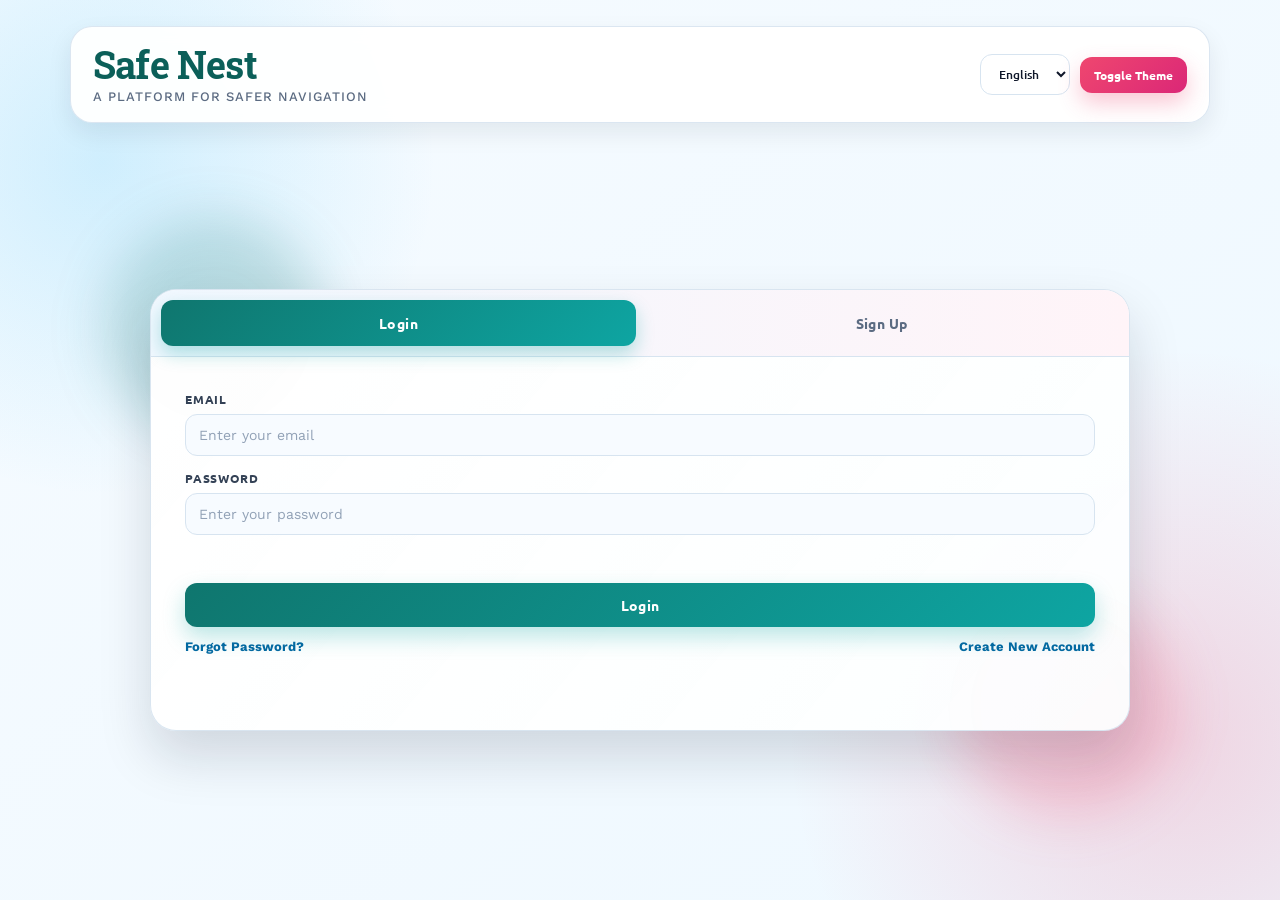
<file: index.html>
<!DOCTYPE html>
<html lang="en">
<head>
  <meta charset="UTF-8" />
  <meta name="viewport" content="width=device-width, initial-scale=1.0" />
  <title>Safe Nest - Login / Signup</title>
  <link rel="stylesheet" href="css/index.css" />
</head>
<body>
  <header>
    <div class="brand">
      <h1>Safe Nest</h1>
      <p>A platform for safer navigation</p>
    </div>

    <div class="header-controls">
      <select aria-label="Select language">
        <option>English</option>
        <option>Hindi</option>
      </select>
      <button class="theme-toggle" id="themeToggle" type="button">Toggle Theme</button>
    </div>
  </header>

  <main>
    <section class="auth-card" aria-label="Authentication">
      <div class="auth-tabs">
        <button class="auth-tab active" id="loginTab" type="button">Login</button>
        <button class="auth-tab" id="signupTab" type="button">Sign Up</button>
      </div>

      <div class="form-wrap">
        <form id="loginForm" class="active" novalidate>
          <div class="field">
            <label for="loginEmail">Email</label>
            <input id="loginEmail" type="email" placeholder="Enter your email" />
          </div>
          <div class="field">
            <label for="loginPassword">Password</label>
            <input id="loginPassword" type="password" placeholder="Enter your password" />
          </div>
          <p class="error" id="loginError"></p>
          <button class="submit-btn" type="submit">Login</button>
          <div class="form-links">
            <a href="#" id="forgotPasswordLink">Forgot Password?</a>
            <a href="#" id="createAccountLink">Create New Account</a>
          </div>
          <p class="status-msg" id="loginStatus"></p>
        </form>

        <form id="signupForm" novalidate>
          <div class="field">
            <label for="fullName">Full Name</label>
            <input id="fullName" type="text" placeholder="Enter your full name" />
          </div>
          <div class="field">
            <label for="signupEmail">Email</label>
            <input id="signupEmail" type="email" placeholder="Enter your email" />
          </div>
          <div class="field">
            <label for="phoneNumber">Phone Number</label>
            <input id="phoneNumber" type="tel" placeholder="Enter 10-digit phone number" />
          </div>
          <div class="field">
            <label for="signupPassword">Password</label>
            <input id="signupPassword" type="password" placeholder="Create a password" />
          </div>
          <div class="field">
            <label for="confirmPassword">Confirm Password</label>
            <input id="confirmPassword" type="password" placeholder="Confirm your password" />
          </div>
          <p class="error" id="signupError"></p>
          <button class="submit-btn" type="submit">Sign Up</button>
          <p class="status-msg" id="signupStatus"></p>
        </form>
      </div>
    </section>
  </main>

  <script src="js/index.js" defer></script>
</body>
</html>
</file>
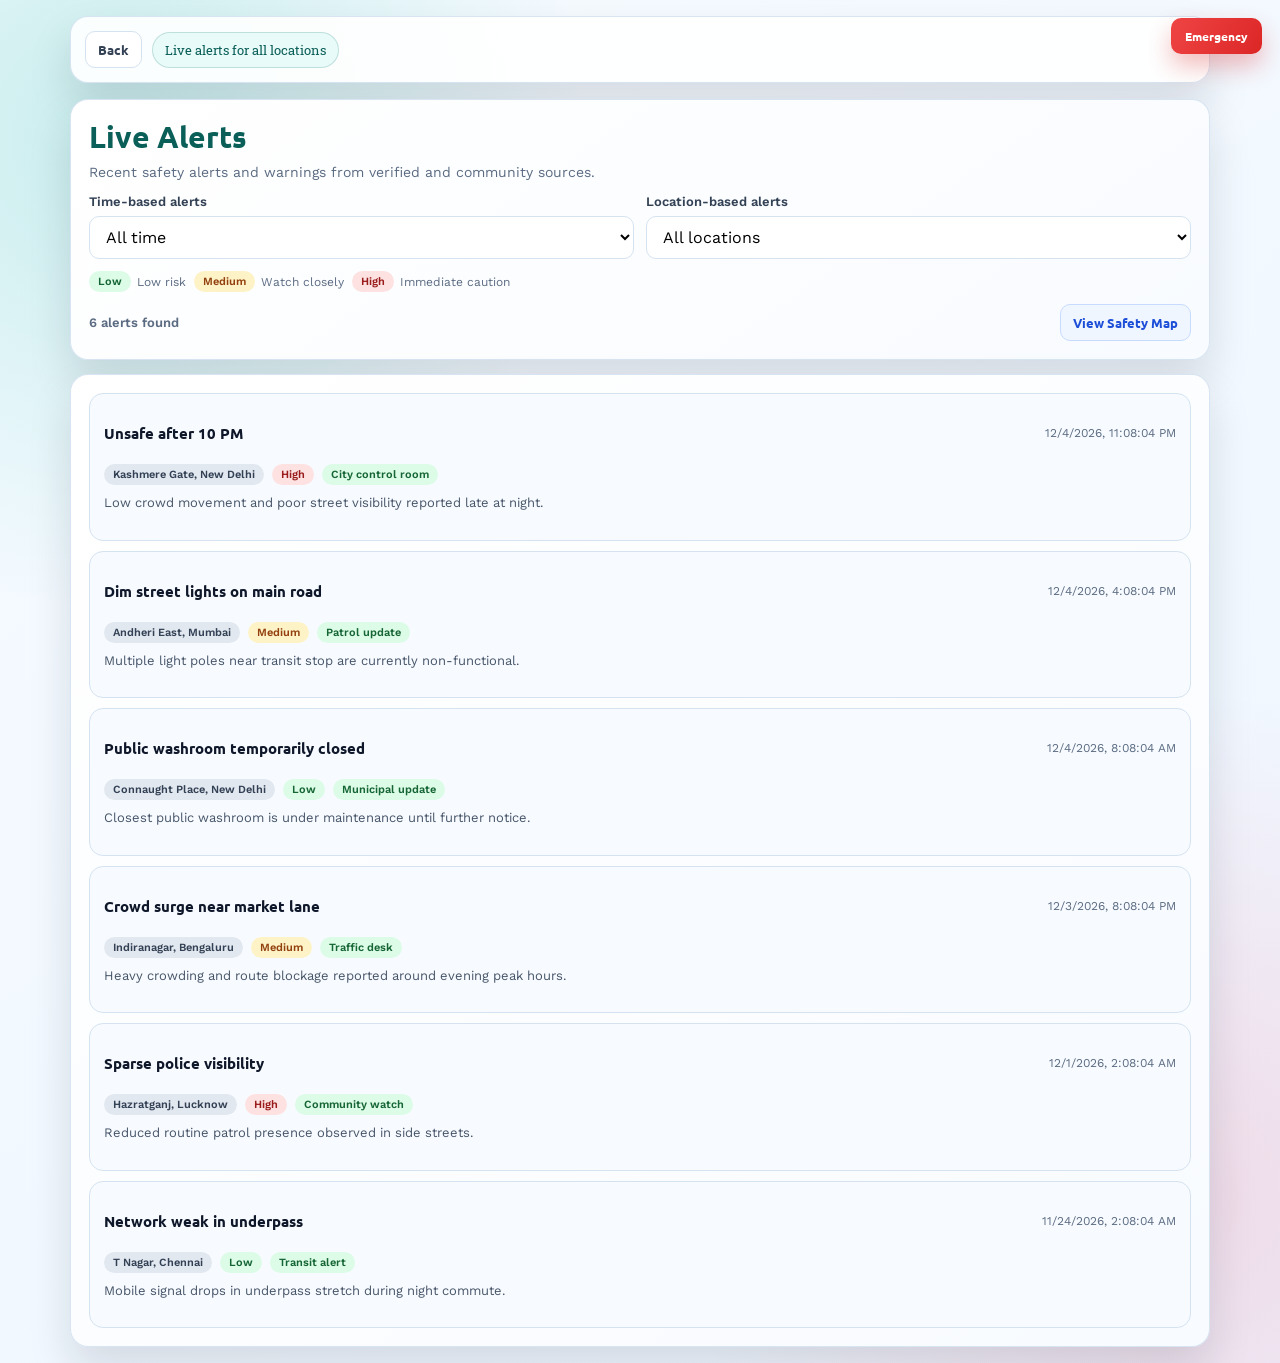
<file: alerts.html>
<!DOCTYPE html>
<html lang="en">
<head>
  <meta charset="UTF-8" />
  <meta name="viewport" content="width=device-width, initial-scale=1.0" />
  <title>Safe Nest - Live Alerts</title>
  <link rel="stylesheet" href="css/alerts.css" />
</head>
<body>
  <button class="emergency-btn" type="button" id="emergencyBtn">Emergency</button>

  <header class="top-bar">
    <div class="top-left">
      <button class="back-btn" type="button" id="backBtn">Back</button>
      <div class="location-chip" id="locationDisplay">Live alerts for all locations</div>
    </div>
  </header>

  <main class="page-wrap">
    <section class="filter-card" aria-label="Filter options">
      <h1>Live Alerts</h1>
      <p class="subtext">Recent safety alerts and warnings from verified and community sources.</p>

      <div class="filters-grid">
        <div class="field">
          <label for="timeFilter">Time-based alerts</label>
          <select id="timeFilter">
            <option value="all">All time</option>
            <option value="24h">Last 24 hours</option>
            <option value="7d">Last 7 days</option>
            <option value="30d">Last 30 days</option>
          </select>
        </div>

        <div class="field">
          <label for="locationFilter">Location-based alerts</label>
          <select id="locationFilter">
            <option value="all">All locations</option>
          </select>
        </div>
      </div>

      <div class="severity-legend" aria-label="Severity legend">
        <span class="legend-item"><span class="severity-badge severity-low">Low</span>Low risk</span>
        <span class="legend-item"><span class="severity-badge severity-medium">Medium</span>Watch closely</span>
        <span class="legend-item"><span class="severity-badge severity-high">High</span>Immediate caution</span>
      </div>

      <div class="summary-row">
        <span id="resultsSummary">0 alerts</span>
        <button type="button" class="view-map-btn" id="viewMapBtn">View Safety Map</button>
      </div>
    </section>

    <section class="alerts-card" aria-label="Alerts list">
      <div class="alerts-list" id="alertsList"></div>
    </section>
  </main>

  <script src="js/alerts.js" defer></script>
</body>
</html>
</file>
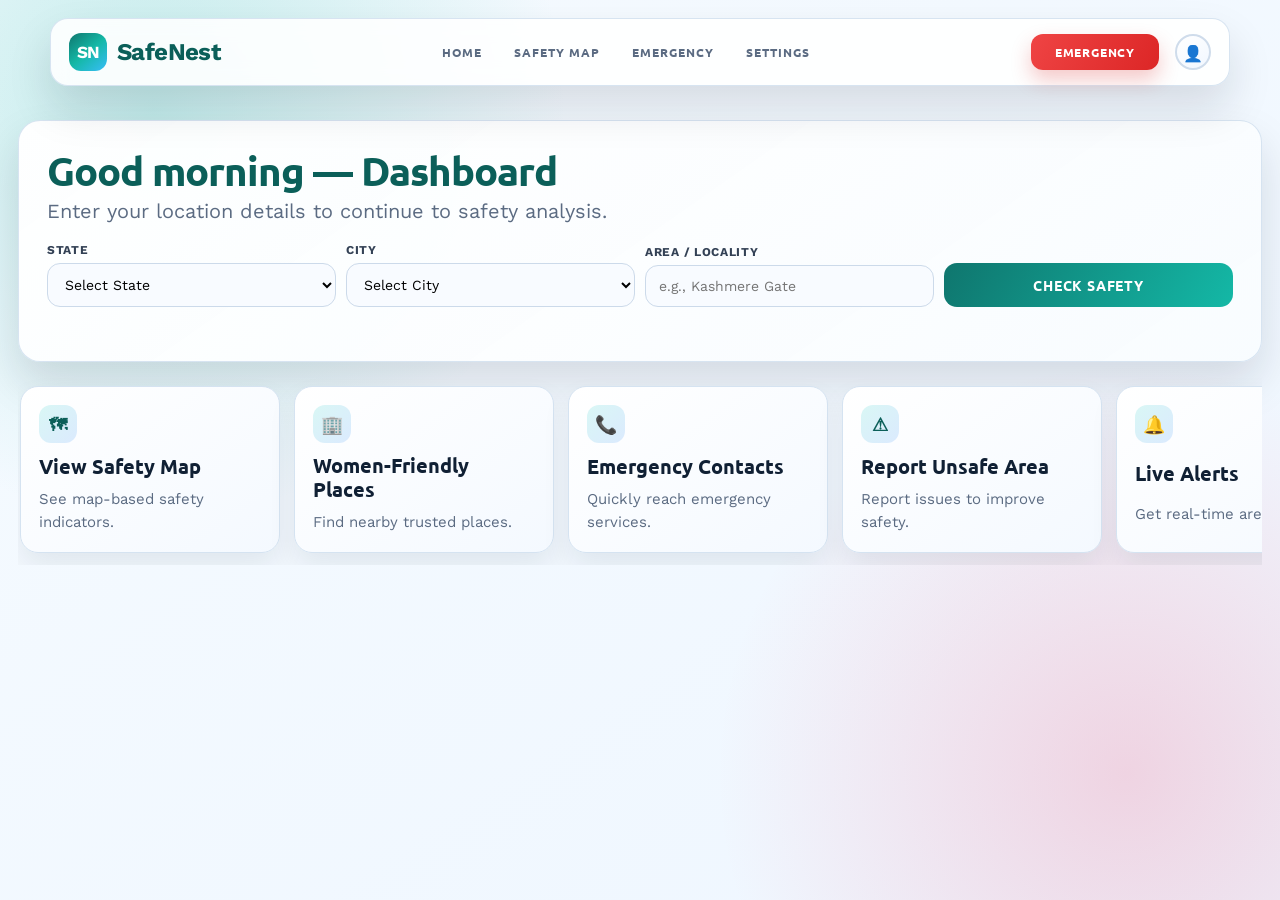
<file: dashboard.html>
<!DOCTYPE html>
<html lang="en">
<head>
  <meta charset="UTF-8" />
  <meta name="viewport" content="width=device-width, initial-scale=1.0" />
  <title>SafeNest - Dashboard</title>
  <link rel="stylesheet" href="css/dashboard.css" /></head>
<body>
  <div class="container">
    <nav class="top-nav">
      <div class="logo">
        <span class="logo-mark">SN</span>
        <span>SafeNest</span>
      </div>

      <div class="nav-links">
        <a href="dashboard.html">Home</a>
        <a href="map.html">Safety Map</a>
        <a href="emergency.html">Emergency</a>
        <a href="settings.html">Settings</a>
      </div>

      <div class="nav-actions">
  <button class="emergency-btn" type="button" onclick="window.location.href='tel:112'">Emergency</button>
  <button class="profile" type="button" title="Profile">&#128100;</button>
  <div class="profile-menu" id="profileMenu">
    <button id="logoutBtn">Logout</button>
  </div>
</div>

      </div>
    </nav>

    <main class="main-section">
      <section class="location-panel">
        <h1>Dashboard / Location Input</h1>
        <p>Enter your location details to continue to safety analysis.</p>

        <form class="location-form" id="locationForm" novalidate>
          <div class="field">
            <label for="state">State</label>
            <select id="state">
              <option value="">Select State</option>
              <option value="Delhi">Delhi</option>
              <option value="Maharashtra">Maharashtra</option>
              <option value="Karnataka">Karnataka</option>
              <option value="Uttar Pradesh">Uttar Pradesh</option>
              <option value="Tamil Nadu">Tamil Nadu</option>
            </select>
          </div>

          <div class="field">
            <label for="city">City</label>
            <select id="city">
              <option value="">Select City</option>
              <option value="New Delhi">New Delhi</option>
              <option value="Mumbai">Mumbai</option>
              <option value="Bengaluru">Bengaluru</option>
              <option value="Lucknow">Lucknow</option>
              <option value="Chennai">Chennai</option>
            </select>
          </div>

          <div class="field">
            <label for="area">Area / Locality</label>
            <input id="area" type="text" placeholder="e.g., Kashmere Gate" />
          </div>

          <button class="check-btn" type="submit">Check Safety</button>
        </form>

        <p class="error-msg" id="formError"></p>
      </section>

      <section class="quick-access" aria-label="Quick access">
        <button class="quick-card" type="button" id="viewSafetyMapBtn">
          <span class="icon">&#128506;</span>
          <h3>View Safety Map</h3>
          <p>See map-based safety indicators.</p>
        </button>

        <button class="quick-card" type="button" id="womenFriendlyBtn">
          <span class="icon">&#127970;</span>
          <h3>Women-Friendly Places</h3>
          <p>Find nearby trusted places.</p>
        </button>

        <button class="quick-card" type="button" id="emergencyContactsBtn">
          <span class="icon">&#128222;</span>
          <h3>Emergency Contacts</h3>
          <p>Quickly reach emergency services.</p>
        </button>

        <button class="quick-card" type="button" id="reportUnsafeBtn">
          <span class="icon">&#9888;</span>
          <h3>Report Unsafe Area</h3>
          <p>Report issues to improve safety.</p>
        </button>

        <button class="quick-card" type="button" id="liveAlertsBtn">
          <span class="icon">&#128276;</span>
          <h3>Live Alerts</h3>
          <p>Get real-time area alerts.</p>
        </button>
      </section>
    </main>
  </div>

  <script src="js/dashboard.js" defer></script>
</body>
</html>
</file>
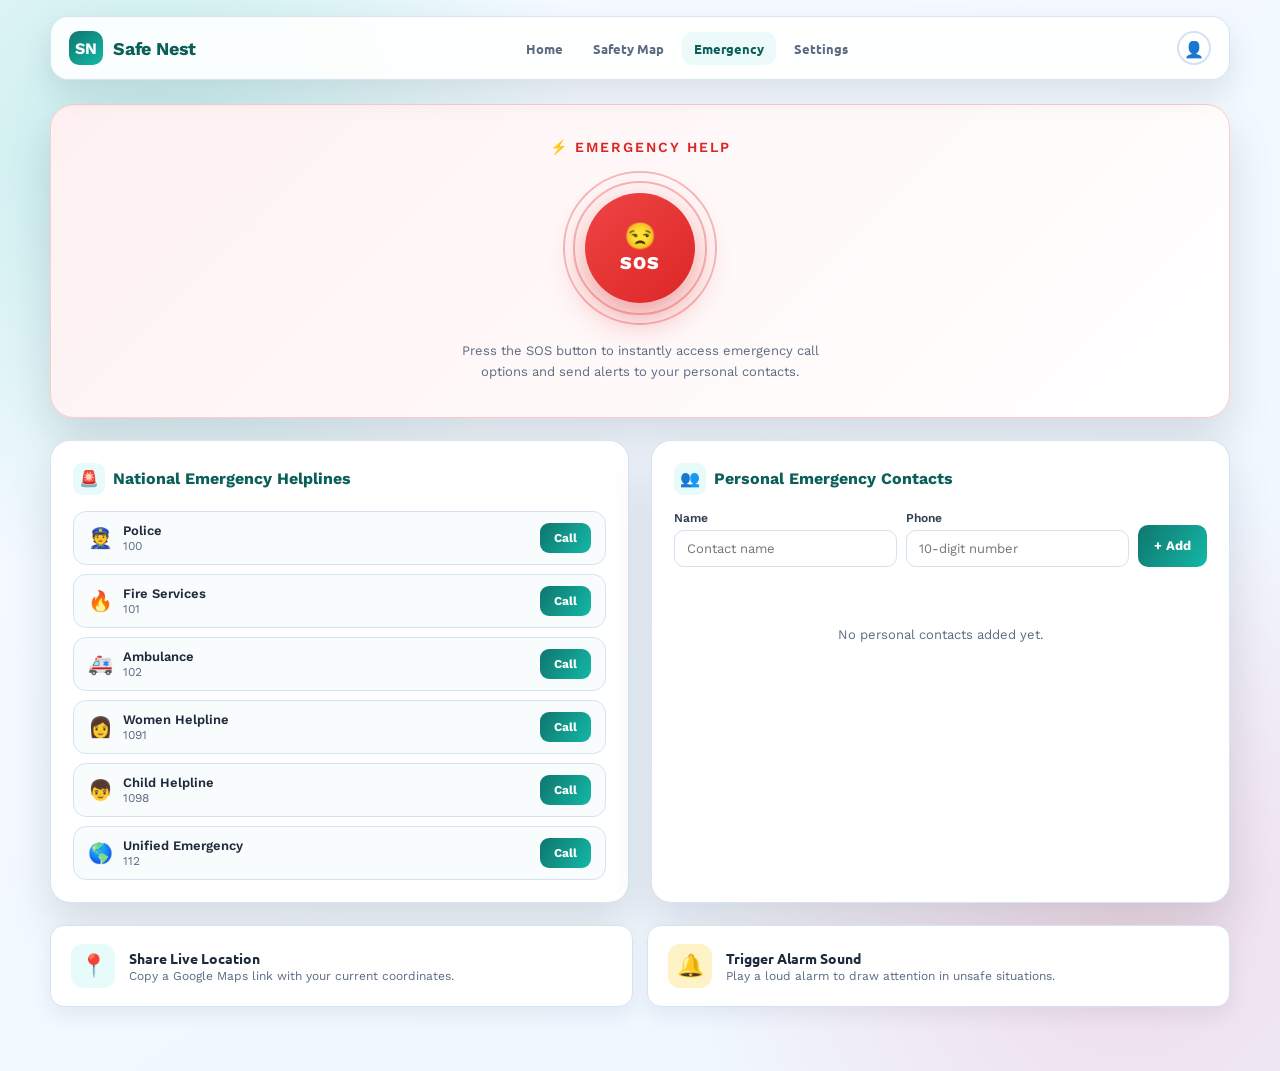
<file: emergency.html>
<!DOCTYPE html>
<html lang="en">
<head>
  <meta charset="UTF-8" />
  <meta name="viewport" content="width=device-width, initial-scale=1.0" />
  <title>Safe Nest - Emergency</title>
  <link rel="stylesheet" href="css/emergency.css" />
</head>
<body>
  <div class="container">

    <!-- NAV -->
    <nav class="top-nav">
      <div class="logo">
        <span class="logo-mark">SN</span>
        <span>Safe Nest</span>
      </div>
      <div class="nav-links">
        <a href="dashboard.html">Home</a>
        <a href="map.html">Safety Map</a>
        <a href="emergency.html" class="active">Emergency</a>
        <a href="settings.html">Settings</a>
      </div>
      <div class="nav-actions">
        <button class="profile" type="button" title="Profile">&#128100;</button>
      </div>
    </nav>

    <!-- PAGE BODY -->
    <div class="page-body">

      <!-- SOS -->
      <section class="sos-section">
        <p class="sos-label">&#9889; Emergency Help</p>

        <div class="sos-ring">
          <button class="sos-btn" id="sosBtn" type="button">
            <span class="sos-icon">&#128530;</span>
            SOS
          </button>
        </div>

        <p class="sos-desc">
          Press the SOS button to instantly access emergency call options and send alerts to your personal contacts.
        </p>

        <div class="sos-actions" id="sosActions">
          <button class="sos-action-btn" onclick="window.location.href='tel:112'">&#128222; Call 112 (Emergency)</button>
          <button class="sos-action-btn" onclick="window.location.href='tel:100'">&#128110; Call Police (100)</button>
          <button class="sos-action-btn" id="sosShareLocation">&#128205; Share My Location</button>
          <button class="sos-action-btn" id="sosSendAlert">&#128276; Alert My Contacts</button>
        </div>
      </section>

      <!-- TWO-COL: HELPLINES + PERSONAL CONTACTS -->
      <div class="two-col">

        <!-- NATIONAL HELPLINES -->
        <div class="card">
          <div class="card-title">
            <span class="icon">&#128680;</span>
            National Emergency Helplines
          </div>
          <div class="contact-list">
            <div class="contact-row">
              <div class="contact-info">
                <span class="contact-emoji">&#128110;</span>
                <div>
                  <div class="contact-name">Police</div>
                  <div class="contact-number">100</div>
                </div>
              </div>
              <a class="call-btn" href="tel:100">Call</a>
            </div>
            <div class="contact-row">
              <div class="contact-info">
                <span class="contact-emoji">&#128293;</span>
                <div>
                  <div class="contact-name">Fire Services</div>
                  <div class="contact-number">101</div>
                </div>
              </div>
              <a class="call-btn" href="tel:101">Call</a>
            </div>
            <div class="contact-row">
              <div class="contact-info">
                <span class="contact-emoji">&#128657;</span>
                <div>
                  <div class="contact-name">Ambulance</div>
                  <div class="contact-number">102</div>
                </div>
              </div>
              <a class="call-btn" href="tel:102">Call</a>
            </div>
            <div class="contact-row">
              <div class="contact-info">
                <span class="contact-emoji">&#128105;</span>
                <div>
                  <div class="contact-name">Women Helpline</div>
                  <div class="contact-number">1091</div>
                </div>
              </div>
              <a class="call-btn" href="tel:1091">Call</a>
            </div>
            <div class="contact-row">
              <div class="contact-info">
                <span class="contact-emoji">&#128102;</span>
                <div>
                  <div class="contact-name">Child Helpline</div>
                  <div class="contact-number">1098</div>
                </div>
              </div>
              <a class="call-btn" href="tel:1098">Call</a>
            </div>
            <div class="contact-row">
              <div class="contact-info">
                <span class="contact-emoji">&#127758;</span>
                <div>
                  <div class="contact-name">Unified Emergency</div>
                  <div class="contact-number">112</div>
                </div>
              </div>
              <a class="call-btn" href="tel:112">Call</a>
            </div>
          </div>
        </div>

        <!-- PERSONAL CONTACTS -->
        <div class="card">
          <div class="card-title">
            <span class="icon">&#128101;</span>
            Personal Emergency Contacts
          </div>

          <div class="add-contact-form">
            <div class="field">
              <label for="pName">Name</label>
              <input id="pName" type="text" placeholder="Contact name" />
            </div>
            <div class="field">
              <label for="pPhone">Phone</label>
              <input id="pPhone" type="tel" placeholder="10-digit number" />
            </div>
            <button class="add-btn" id="addContactBtn" type="button">+ Add</button>
          </div>
          <p class="form-error" id="contactError"></p>

          <div class="personal-list" id="personalList">
            <p class="empty-note" id="emptyNote">No personal contacts added yet.</p>
          </div>
        </div>

      </div><!-- /two-col -->

      <!-- UTILITIES -->
      <div class="util-row">

        <button class="util-btn" id="shareLocationBtn" type="button">
          <span class="util-icon teal">&#128205;</span>
          <div class="util-text">
            <h3>Share Live Location</h3>
            <p>Copy a Google Maps link with your current coordinates.</p>
          </div>
        </button>

        <button class="util-btn" id="alarmBtn" type="button">
          <span class="util-icon amber">&#128276;</span>
          <div class="util-text">
            <h3>Trigger Alarm Sound</h3>
            <p>Play a loud alarm to draw attention in unsafe situations.</p>
          </div>
        </button>

      </div>

    </div><!-- /page-body -->
  </div><!-- /container -->

  <div class="toast" id="toast"></div>

  <script src="js/emergency.js" defer></script>
</body>
</html>
</file>
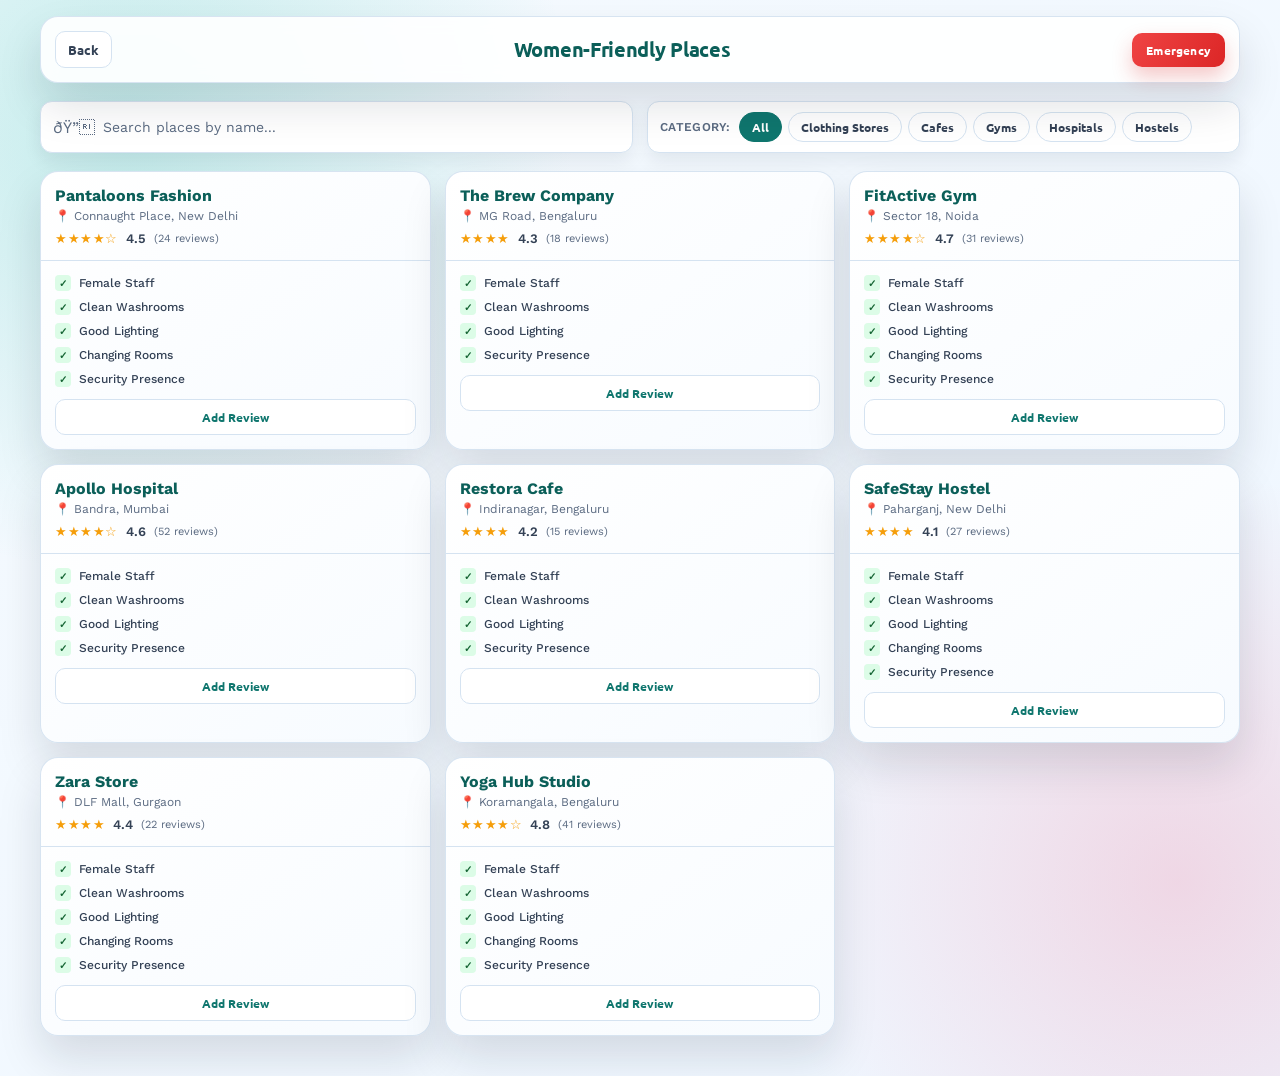
<file: places.html>
<!DOCTYPE html>
<html lang="en">
<head>
  <meta charset="UTF-8" />
  <meta name="viewport" content="width=device-width, initial-scale=1.0" />
  <title>Safe Nest - Women-Friendly Places</title>
  <link rel="stylesheet" href="css/places.css" /></head>
<body>
  <header class="top-bar">
    <button class="back-btn" type="button" id="backBtn">Back</button>
    <h1 class="page-title">Women-Friendly Places</h1>
    <button class="emergency-btn" type="button" id="emergencyBtn">Emergency</button>
  </header>

  <div class="container">
    <div class="search-filter-row">
      <div class="search-box">
        <span class="search-icon">ðŸ”</span>
        <input id="searchInput" type="text" placeholder="Search places by name..." />
      </div>

      <div class="filter-group">
        <span class="filter-label">Category:</span>
        <div class="filter-chips">
          <button class="chip active" data-category="all">All</button>
          <button class="chip" data-category="clothing">Clothing Stores</button>
          <button class="chip" data-category="cafes">Cafes</button>
          <button class="chip" data-category="gyms">Gyms</button>
          <button class="chip" data-category="hospitals">Hospitals</button>
          <button class="chip" data-category="hostels">Hostels</button>
        </div>
      </div>
    </div>

    <section class="places-grid" id="placesGrid"></section>
  </div>

  <div class="modal" id="reviewModal">
    <div class="modal-content">
      <div class="modal-head">
        <h2 class="modal-title" id="modalPlaceName">Add Review</h2>
        <button class="close-btn" type="button" id="closeModalBtn">&times;</button>
      </div>

      <form id="reviewForm" novalidate>
        <div class="field">
          <label>Rating</label>
          <div class="star-picker" id="starPicker"></div>
        </div>

        <div class="field">
          <label for="reviewComment">Your Review</label>
          <textarea id="reviewComment" placeholder="Share your experience..."></textarea>
        </div>

        <button class="submit-review-btn" type="submit">Submit Review</button>
      </form>
    </div>
  </div>

  <script src="js/places.js" defer></script>
</body>
</html>
</file>
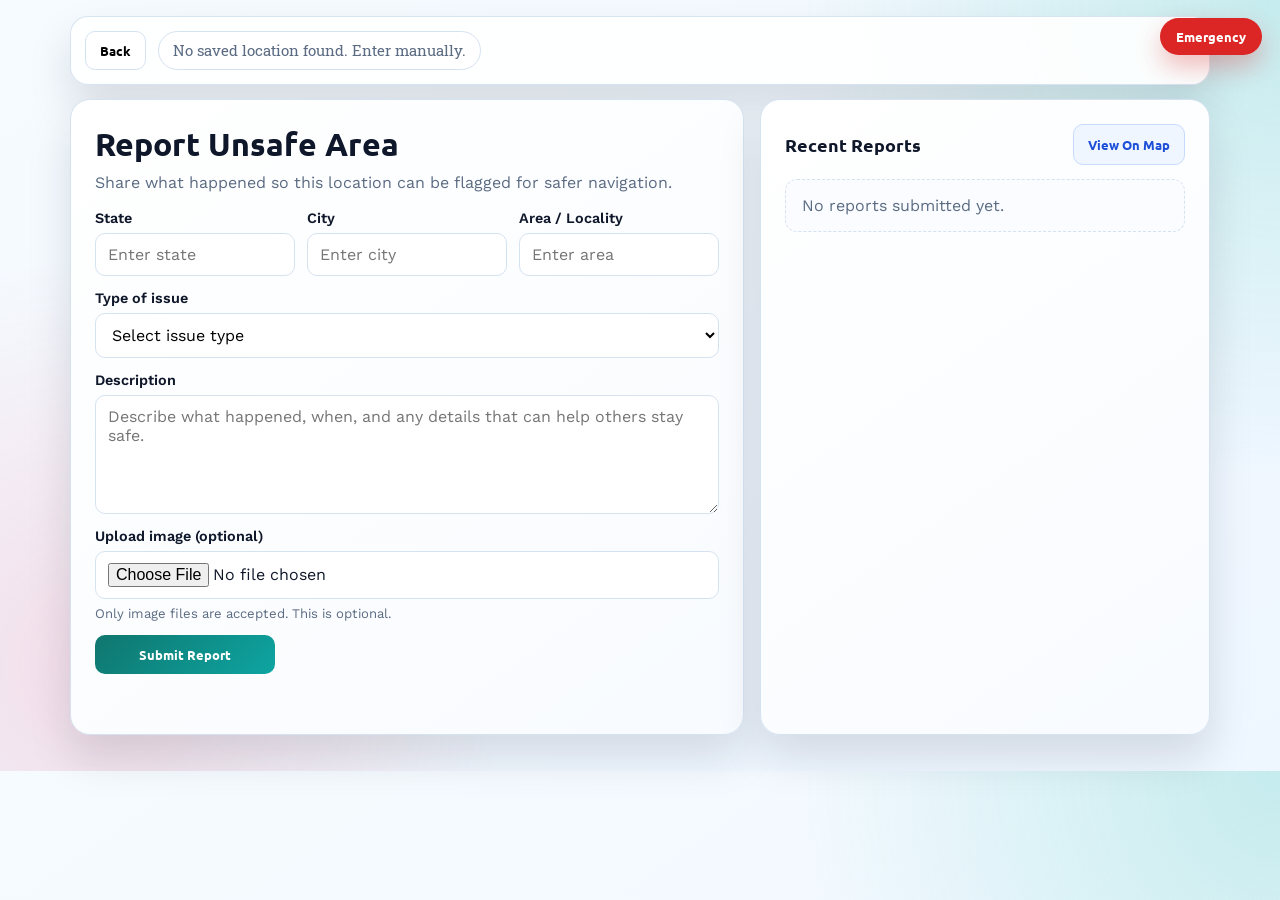
<file: report.html>
<!DOCTYPE html>
<html lang="en">
<head>
  <meta charset="UTF-8" />
  <meta name="viewport" content="width=device-width, initial-scale=1.0" />
  <title>Safe Nest - Report Unsafe Area</title>
  <link rel="stylesheet" href="css/report.css" />
</head>
<body>
  <button class="emergency-btn" type="button" id="emergencyBtn">Emergency</button>

  <header class="top-bar">
    <div class="top-left">
      <button class="back-btn" type="button" id="backBtn">Back</button>
      <div class="location-chip" id="locationHint">Report an unsafe location</div>
    </div>
  </header>

  <main class="page-wrap">
    <section class="report-card">
      <h1>Report Unsafe Area</h1>
      <p class="subtext">Share what happened so this location can be flagged for safer navigation.</p>

      <form id="reportForm" class="report-form" novalidate>
        <div class="grid-3">
          <div class="field">
            <label for="state">State</label>
            <input id="state" type="text" placeholder="Enter state" />
          </div>

          <div class="field">
            <label for="city">City</label>
            <input id="city" type="text" placeholder="Enter city" />
          </div>

          <div class="field">
            <label for="area">Area / Locality</label>
            <input id="area" type="text" placeholder="Enter area" />
          </div>
        </div>

        <div class="field">
          <label for="issueType">Type of issue</label>
          <select id="issueType">
            <option value="">Select issue type</option>
            <option value="Poor lighting">Poor lighting</option>
            <option value="Harassment">Harassment</option>
            <option value="Unsafe environment">Unsafe environment</option>
            <option value="Lack of police presence">Lack of police presence</option>
          </select>
        </div>

        <div class="field">
          <label for="description">Description</label>
          <textarea id="description" rows="5" placeholder="Describe what happened, when, and any details that can help others stay safe."></textarea>
        </div>

        <div class="field">
          <label for="evidenceImage">Upload image (optional)</label>
          <input id="evidenceImage" type="file" accept="image/*" />
          <p class="field-note">Only image files are accepted. This is optional.</p>
        </div>

        <div class="actions">
          <button class="submit-btn" type="submit">Submit Report</button>
        </div>

        <p class="form-message" id="formMessage"></p>
      </form>
    </section>

    <section class="recent-card" aria-label="Recent reports">
      <div class="recent-head">
        <h2>Recent Reports</h2>
        <button type="button" class="view-map-btn" id="viewMapBtn">View On Map</button>
      </div>
      <div id="reportList" class="report-list"></div>
    </section>
  </main>

  <script src="js/report.js" defer></script>
</body>
</html>
</file>
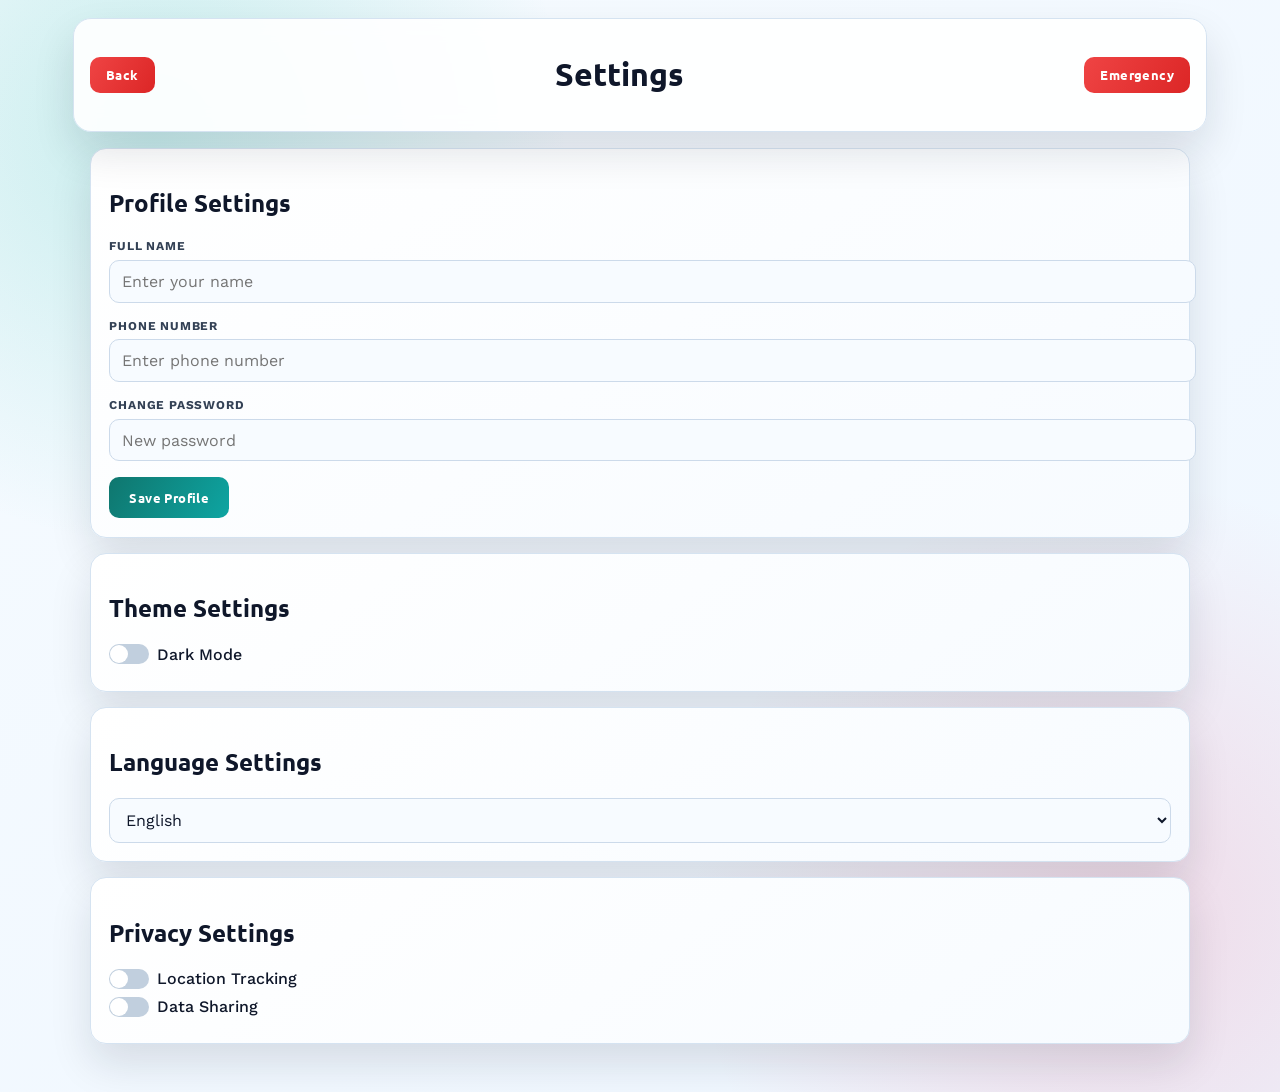
<file: settings.html>
<!DOCTYPE html>
<html lang="en">
<head>
  <meta charset="UTF-8" />
  <meta name="viewport" content="width=device-width, initial-scale=1.0" />
  <title>Safe Nest - Settings</title>
  <link rel="stylesheet" href="css/settings.css" />
</head>
<body>
  <header class="top-bar">
    <button class="back-btn" type="button" id="backBtn">Back</button>
    <h1 class="page-title">Settings</h1>
    <button class="emergency-btn" type="button" id="emergencyBtn">Emergency</button>
  </header>

  <main class="settings-container">
    <!-- Profile Settings -->
    <section class="settings-section">
      <h2>Profile Settings</h2>
      <form id="profileForm" novalidate>
        <div class="field">
          <label for="name">Full Name</label>
          <input id="name" type="text" placeholder="Enter your name" />
        </div>
        <div class="field">
          <label for="phone">Phone Number</label>
          <input id="phone" type="tel" placeholder="Enter phone number" />
        </div>
        <div class="field">
          <label for="password">Change Password</label>
          <input id="password" type="password" placeholder="New password" />
        </div>
        <button class="save-btn" type="submit">Save Profile</button>
      </form>
    </section>

    <!-- Theme Settings -->
    <section class="settings-section">
      <h2>Theme Settings</h2>
      <label class="toggle">
        <input type="checkbox" id="themeToggle" />
        <span class="slider"></span>
        <span class="toggle-label">Dark Mode</span>
      </label>
    </section>

    <!-- Language Settings -->
    <section class="settings-section">
      <h2>Language Settings</h2>
      <select id="languageSelect">
        <option value="en">English</option>
        <option value="hi">Hindi</option>
      </select>
    </section>

    <!-- Privacy Settings -->
    <section class="settings-section">
      <h2>Privacy Settings</h2>
      <label class="toggle">
        <input type="checkbox" id="locationToggle" />
        <span class="slider"></span>
        <span class="toggle-label">Location Tracking</span>
      </label>
      <label class="toggle">
        <input type="checkbox" id="dataToggle" />
        <span class="slider"></span>
        <span class="toggle-label">Data Sharing</span>
      </label>
    </section>
  </main>

  <script src="js/settings.js" defer></script>
</body>
</html>
</file>
<file: css/index.css>
@import url('https://fonts.googleapis.com/css2?family=Roboto+Slab:wght@500;600;700;800&family=Ubuntu:wght@400;500;700&family=Work+Sans:wght@400;500;600;700&display=swap');

:root {
  --bg-main: #f6fbff;
  --bg-contrast: #eef8ff;
  --surface: rgba(255, 255, 255, 0.94);
  --surface-strong: #ffffff;
  --primary: #0f766e;
  --primary-strong: #0b5f59;
  --accent: #ef476f;
  --accent-soft: #ffe5ed;
  --text: #0f172a;
  --muted: #5b6b82;
  --line: #d7e4f0;
  --danger: #dc2626;
  --success: #059669;
  --field: #f7fbff;
  --shadow-lg: 0 26px 52px rgba(15, 23, 42, 0.15);
  --shadow-md: 0 10px 24px rgba(15, 23, 42, 0.08);
}

* {
  box-sizing: border-box;
  margin: 0;
  padding: 0;
}

body {
  font-family: 'Work Sans', sans-serif;
  min-height: 100vh;
  color: var(--text);
  background:
    radial-gradient(circle at 8% 18%, rgba(56, 189, 248, 0.2), transparent 24%),
    radial-gradient(circle at 92% 82%, rgba(239, 71, 111, 0.2), transparent 28%),
    linear-gradient(140deg, var(--bg-main) 0%, var(--bg-contrast) 100%);
  display: flex;
  flex-direction: column;
  padding: 26px;
}

h1,
h2,
h3,
h4,
h5,
h6,
button {
  font-family: 'Ubuntu', sans-serif;
}

header {
  width: min(1140px, 100%);
  margin: 0 auto;
  padding: 18px 22px;
  display: flex;
  align-items: center;
  justify-content: space-between;
  gap: 20px;
  border: 1px solid rgba(215, 228, 240, 0.9);
  border-radius: 22px;
  background: var(--surface);
  box-shadow: var(--shadow-md);
  backdrop-filter: blur(10px);
  animation: fadeDown 0.55s ease;
}

.brand h1 {
  font-family: 'Roboto Slab', serif;
  font-size: clamp(28px, 4.6vw, 38px);
  line-height: 1;
  letter-spacing: -0.8px;
  color: var(--primary-strong);
}

.brand p {
  margin-top: 6px;
  color: var(--muted);
  font-size: 13px;
  font-weight: 500;
  text-transform: uppercase;
  letter-spacing: 1px;
}

.header-controls {
  display: flex;
  align-items: center;
  gap: 10px;
  flex-wrap: wrap;
}

select,
.theme-toggle {
  border: 1px solid var(--line);
  background: var(--surface-strong);
  color: var(--text);
  border-radius: 12px;
  padding: 10px 14px;
  font-family: 'Ubuntu', sans-serif;
  font-size: 12px;
  font-weight: 500;
  cursor: pointer;
}

.theme-toggle {
  background: linear-gradient(135deg, var(--accent), #db2777);
  color: #ffffff;
  border: none;
  font-weight: 700;
  box-shadow: 0 10px 22px rgba(239, 71, 111, 0.3);
}

main {
  flex: 1;
  width: min(1140px, 100%);
  margin: 22px auto 0;
  display: grid;
  place-items: center;
  position: relative;
}

main::before,
main::after {
  content: '';
  position: absolute;
  width: 220px;
  height: 220px;
  border-radius: 999px;
  filter: blur(26px);
  z-index: 0;
}

main::before {
  background: rgba(15, 118, 110, 0.2);
  top: 10%;
  left: 3%;
}

main::after {
  background: rgba(239, 71, 111, 0.2);
  bottom: 8%;
  right: 3%;
}

.auth-card {
  width: min(980px, 100%);
  background:
    linear-gradient(130deg, rgba(255, 255, 255, 0.98), rgba(252, 255, 255, 0.94));
  border: 1px solid rgba(215, 228, 240, 0.95);
  border-radius: 26px;
  box-shadow: var(--shadow-lg);
  overflow: hidden;
  animation: riseUp 0.55s ease;
  position: relative;
  z-index: 1;
}

.auth-tabs {
  display: grid;
  grid-template-columns: 1fr 1fr;
  gap: 8px;
  padding: 10px;
  border-bottom: 1px solid var(--line);
  background: linear-gradient(90deg, #f1f8ff 0%, #fff4f8 100%);
}

.auth-tab {
  border: none;
  padding: 14px;
  border-radius: 12px;
  font-family: 'Ubuntu', sans-serif;
  font-size: 14px;
  font-weight: 700;
  letter-spacing: 0.4px;
  cursor: pointer;
  background: transparent;
  color: var(--muted);
  transition: 0.25s ease;
}

.auth-tab.active {
  color: #ffffff;
  background: linear-gradient(135deg, var(--primary), #0ea5a2);
  box-shadow: 0 8px 18px rgba(14, 165, 162, 0.3);
}

.form-wrap {
  padding: clamp(20px, 4vw, 34px);
}

form {
  display: none;
  grid-template-columns: 1fr 1fr;
  gap: 14px;
}

form.active {
  display: grid;
}

#loginForm .field,
#loginForm .error,
#loginForm .submit-btn,
#loginForm .form-links,
#loginForm .status-msg {
  grid-column: 1 / -1;
}

#signupForm .field:nth-child(1),
#signupForm .field:nth-child(2),
#signupForm .field:nth-child(3),
#signupForm .field:nth-child(4),
#signupForm .field:nth-child(5),
#signupForm .error,
#signupForm .submit-btn,
#signupForm .status-msg {
  grid-column: 1 / -1;
}

.field {
  display: grid;
  gap: 7px;
}

.field label {
  font-family: 'Ubuntu', sans-serif;
  font-size: 12px;
  font-weight: 700;
  color: #334155;
  text-transform: uppercase;
  letter-spacing: 0.8px;
}

.field input {
  border: 1px solid var(--line);
  background: var(--field);
  border-radius: 12px;
  padding: 12px 13px;
  font-size: 14px;
  font-family: inherit;
  outline: none;
  transition: border-color 0.25s ease, box-shadow 0.25s ease, background 0.25s ease;
}

.field input::placeholder {
  color: #91a1b6;
}

.field input:focus {
  border-color: var(--primary);
  background: #ffffff;
  box-shadow: 0 0 0 4px rgba(15, 118, 110, 0.14);
}

.error {
  min-height: 18px;
  font-size: 12px;
  color: var(--danger);
  font-weight: 500;
}

.submit-btn {
  margin-top: 2px;
  border: none;
  background: linear-gradient(135deg, var(--primary), #0ea5a2);
  color: #ffffff;
  border-radius: 12px;
  padding: 13px;
  font-size: 14px;
  font-weight: 700;
  letter-spacing: 0.3px;
  cursor: pointer;
  transition: transform 0.2s ease, box-shadow 0.2s ease;
  box-shadow: 0 10px 22px rgba(14, 165, 162, 0.28);
}

.submit-btn:hover {
  transform: translateY(-2px);
  box-shadow: 0 13px 25px rgba(14, 165, 162, 0.36);
}

.form-links {
  display: flex;
  justify-content: space-between;
  align-items: center;
  gap: 8px;
  margin-top: -2px;
  font-size: 13px;
}

.form-links a {
  color: #0369a1;
  text-decoration: none;
  font-weight: 700;
  cursor: pointer;
}

.form-links a:hover {
  text-decoration: underline;
}

.status-msg {
  margin-top: 8px;
  font-size: 13px;
  font-weight: 600;
  min-height: 20px;
  color: var(--success);
}

.status-msg.error-text {
  color: var(--danger);
}

.hidden {
  display: none;
}

body.dark {
  --bg-main: #070d19;
  --bg-contrast: #111f35;
  --surface: rgba(17, 27, 47, 0.85);
  --surface-strong: #1a2740;
  --text: #f1f5f9;
  --muted: #9fb0c9;
  --line: #2a3a57;
  --field: #141f35;
  --shadow-lg: 0 28px 56px rgba(2, 6, 23, 0.52);
  --shadow-md: 0 12px 24px rgba(2, 6, 23, 0.35);
}

@keyframes fadeDown {
  from {
    opacity: 0;
    transform: translateY(-10px);
  }
  to {
    opacity: 1;
    transform: translateY(0);
  }
}

@keyframes riseUp {
  from {
    opacity: 0;
    transform: translateY(14px);
  }
  to {
    opacity: 1;
    transform: translateY(0);
  }
}

@media (max-width: 760px) {
  body {
    padding: 12px;
  }

  header {
    padding: 16px;
    border-radius: 16px;
    flex-direction: column;
    align-items: flex-start;
  }

  .header-controls {
    width: 100%;
  }

  .header-controls select,
  .header-controls .theme-toggle {
    flex: 1;
  }

  .auth-card {
    border-radius: 18px;
  }

  .form-links {
    flex-direction: column;
    align-items: flex-start;
  }
}
</file>
<file: css/alerts.css>
@import url('https://fonts.googleapis.com/css2?family=Roboto+Slab:wght@400;500;600;700&family=Ubuntu:ital,wght@0,300;0,400;0,500;0,700;1,300;1,400;1,500;1,700&family=Work+Sans:ital,wght@0,300;0,400;0,500;0,600;0,700;1,300;1,400;1,500;1,600;1,700&display=swap');

:root {
  --bg: #f6fbff;
  --surface: #ffffff;
  --surface-soft: rgba(255, 255, 255, 0.9);
  --text: #0f172a;
  --muted: #5b6b82;
  --primary: #0f766e;
  --primary-strong: #0b5f59;
  --border: #d5e3f1;
  --danger: #dc2626;
  --shadow: 0 22px 44px rgba(15, 23, 42, 0.13);
}

* {
  box-sizing: border-box;
}

body {
  margin: 0;
  font-family: 'Work Sans', sans-serif;
  color: var(--text);
  background:
    radial-gradient(circle at 9% 10%, rgba(20, 184, 166, 0.2), transparent 28%),
    radial-gradient(circle at 93% 88%, rgba(239, 71, 111, 0.16), transparent 30%),
    linear-gradient(145deg, #f6fbff 0%, #eef6ff 100%),
    var(--bg);
  min-height: 100vh;
  padding: 16px;
}

h1,
h2,
h3,
h4,
h5,
h6,
button,
.top-bar {
  font-family: 'Ubuntu', sans-serif;
}

.top-bar {
  font-family: 'Roboto Slab', serif;
}

.emergency-btn {
  position: fixed;
  right: 18px;
  top: 18px;
  border: none;
  background: linear-gradient(120deg, #ef4444, #dc2626);
  color: #fff;
  border-radius: 10px;
  font-size: 12px;
  font-weight: 700;
  padding: 10px 14px;
  cursor: pointer;
  box-shadow: 0 12px 25px rgba(220, 38, 38, 0.3);
  z-index: 1200;
}

.top-bar {
  width: min(1140px, 100%);
  margin: 0 auto;
  background: var(--surface-soft);
  border: 1px solid rgba(213, 227, 241, 0.95);
  border-radius: 18px;
  box-shadow: var(--shadow);
  padding: 14px;
}

.top-left {
  display: flex;
  align-items: center;
  gap: 10px;
  min-width: 0;
}

.back-btn {
  border: 1px solid var(--border);
  background: #fff;
  color: #334155;
  border-radius: 10px;
  padding: 9px 12px;
  font-size: 13px;
  font-weight: 600;
  cursor: pointer;
}

.location-chip {
  background: #e9fbf8;
  color: var(--primary-strong);
  border: 1px solid rgba(15, 118, 110, 0.2);
  border-radius: 999px;
  font-size: 13px;
  padding: 8px 12px;
  white-space: nowrap;
  overflow: hidden;
  text-overflow: ellipsis;
  max-width: 70vw;
}

.page-wrap {
  width: min(1140px, 100%);
  margin: 16px auto 0;
  display: grid;
  gap: 14px;
}

.filter-card,
.alerts-card {
  background: linear-gradient(145deg, #ffffff, #f8fbff);
  border: 1px solid rgba(213, 227, 241, 0.95);
  border-radius: 18px;
  box-shadow: var(--shadow);
  padding: 18px;
}

h1 {
  margin: 0;
  font-size: 30px;
  color: var(--primary-strong);
}

.subtext {
  margin: 8px 0 14px;
  color: var(--muted);
  font-size: 14px;
}

.filters-grid {
  display: grid;
  grid-template-columns: 1fr 1fr;
  gap: 12px;
}

.field {
  display: grid;
  gap: 7px;
}

label {
  font-size: 13px;
  color: #334155;
  font-weight: 600;
}

select {
  border: 1px solid var(--border);
  border-radius: 10px;
  padding: 10px 12px;
  font: inherit;
  background: #fff;
}

select:focus {
  outline: none;
  border-color: var(--primary);
  box-shadow: 0 0 0 3px rgba(15, 118, 110, 0.17);
}

.summary-row {
  margin-top: 12px;
  display: flex;
  align-items: center;
  justify-content: space-between;
  gap: 10px;
}

.severity-legend {
  margin-top: 12px;
  display: flex;
  gap: 8px;
  flex-wrap: wrap;
}

.legend-item {
  display: inline-flex;
  align-items: center;
  gap: 6px;
  font-size: 12px;
  color: var(--muted);
}

#resultsSummary {
  font-size: 13px;
  color: var(--muted);
  font-weight: 600;
}

.view-map-btn {
  border: 1px solid #c7dbff;
  background: #eff6ff;
  color: #1d4ed8;
  border-radius: 10px;
  padding: 9px 12px;
  font-size: 13px;
  font-weight: 700;
  cursor: pointer;
}

.alerts-list {
  display: grid;
  gap: 10px;
}

.alert-item {
  border: 1px solid #d5e3f1;
  border-radius: 14px;
  padding: 14px;
  background: #f7fbff;
}

.alert-head {
  display: flex;
  align-items: center;
  justify-content: space-between;
  gap: 10px;
  flex-wrap: wrap;
}

.alert-title {
  font-size: 15px;
  font-weight: 700;
  color: #0f172a;
}

.alert-time {
  font-size: 12px;
  color: var(--muted);
}

.alert-meta {
  margin-top: 6px;
  display: flex;
  gap: 8px;
  flex-wrap: wrap;
}

.location-badge,
.source-badge,
.severity-badge {
  border-radius: 999px;
  padding: 4px 9px;
  font-size: 11px;
  font-weight: 600;
}

.location-badge {
  background: #e2e8f0;
  color: #334155;
}

.source-badge {
  background: #dcfce7;
  color: #166534;
}

.severity-low {
  background: #dcfce7;
  color: #166534;
}

.severity-medium {
  background: #fef3c7;
  color: #92400e;
}

.severity-high {
  background: #fee2e2;
  color: #991b1b;
}

.alert-desc {
  margin-top: 8px;
  font-size: 13px;
  color: #475569;
  line-height: 1.5;
}

.empty {
  border: 1px dashed var(--border);
  border-radius: 12px;
  padding: 16px;
  color: var(--muted);
  background: #f8fafc;
  font-size: 13px;
}

@media (max-width: 860px) {
  .filters-grid {
    grid-template-columns: 1fr;
  }
}

@media (max-width: 620px) {
  .top-bar {
    padding-right: 68px;
  }

  .location-chip {
    max-width: 54vw;
  }

  .emergency-btn {
    right: 12px;
  }
}
</file>
<file: css/dashboard.css>
@import url('https://fonts.googleapis.com/css2?family=Roboto+Slab:wght@400;500;600;700&family=Ubuntu:ital,wght@0,300;0,400;0,500;0,700;1,300;1,400;1,500;1,700&family=Work+Sans:ital,wght@0,300;0,400;0,500;0,600;0,700;1,300;1,400;1,500;1,600;1,700&display=swap');

:root {
  --bg: #f6fbff;
  --surface: #ffffff;
  --surface-soft: rgba(255, 255, 255, 0.88);
  --primary: #0f766e;
  --primary-strong: #0b5f59;
  --secondary: #14b8a6;
  --accent: #ef476f;
  --text: #0f172a;
  --muted: #5b6b82;
  --border: #d5e3f1;
  --danger: #dc2626;
  --shadow: 0 22px 44px rgba(15, 23, 42, 0.13);
}

* {
  box-sizing: border-box;
  margin: 0;
  padding: 0;
}

body {
  font-family: 'Work Sans', sans-serif;
  min-height: 100vh;
  color: var(--text);
  background:
    radial-gradient(circle at 12% 12%, rgba(20, 184, 166, 0.22), transparent 30%),
    radial-gradient(circle at 88% 86%, rgba(239, 71, 111, 0.2), transparent 30%),
    linear-gradient(145deg, #f6fbff 0%, #eef6ff 100%),
    var(--bg);
  padding: 18px;
}

h1,
h2,
h3,
h4,
h5,
h6,
button,
.brand,
.top-nav a {
  font-family: 'Ubuntu', sans-serif;
}

.brand {
  font-family: 'Roboto Slab', serif;
}

.container {
  width: min(1180px, 100%);
  margin: 0 auto 34px;
}

.top-nav {
  position: sticky;
  top: 12px;
  z-index: 50;
  background: var(--surface-soft);
  backdrop-filter: blur(10px);
  border: 1px solid rgba(213, 227, 241, 0.95);
  border-radius: 18px;
  box-shadow: var(--shadow);
  padding: 14px 18px;
  display: flex;
  align-items: center;
  justify-content: space-between;
  gap: 14px;
  animation: fadeDown 0.45s ease;
}

.logo {
  display: flex;
  align-items: center;
  gap: 10px;
  font-weight: 700;
  color: var(--primary-strong);
  font-size: 24px;
  letter-spacing: -0.6px;
}

.logo-mark {
  width: 38px;
  height: 38px;
  border-radius: 12px;
  background: linear-gradient(140deg, var(--primary), var(--secondary), #38bdf8);
  color: #fff;
  display: grid;
  place-items: center;
  font-size: 17px;
  font-weight: 700;
}

.nav-links {
  display: flex;
  align-items: center;
  gap: 6px;
  flex-wrap: wrap;
}

.nav-links a {
  text-decoration: none;
  color: var(--muted);
  font-size: 12px;
  font-weight: 700;
  text-transform: uppercase;
  letter-spacing: 1px;
  padding: 9px 13px;
  border-radius: 12px;
  transition: 0.2s ease;
}

.nav-links a:hover {
  color: var(--primary-strong);
  background: #ecfbfa;
}

.nav-actions {
  display: flex;
  align-items: center;
  gap: 1rem;
  position: relative;
}

.emergency-btn {
  border: none;
  background: linear-gradient(120deg, #ef4444, #dc2626);
  color: #fff;
  border-radius: 12px;
  font-size: 12px;
  font-weight: 700;
  letter-spacing: 0.8px;
  text-transform: uppercase;
  padding: 10px 24px;
  cursor: pointer;
  box-shadow: 0 10px 20px rgba(220, 38, 38, 0.25);
  white-space: nowrap;
}

.profile {
  width: 36px;
  height: 36px;
  border-radius: 50%;
  border: 2px solid #cfdceb;
  display: flex;
  align-items: center;
  justify-content: center;
  background: linear-gradient(145deg, #fff, #f1f7ff);
  color: var(--primary-strong);
  font-size: 16px;
  cursor: pointer;
  transition: border-color 0.2s ease;
}

.profile:hover {
  border-color: var(--primary);
}

.main-section {
  margin-top: 20px;
  display: grid;
  gap: 16px;
  animation: riseUp 0.45s ease;
}

.location-panel {
  background: linear-gradient(145deg, rgba(255, 255, 255, 0.97), rgba(248, 252, 255, 0.95));
  border: 1px solid rgba(213, 227, 241, 0.95);
  border-radius: 22px;
  box-shadow: var(--shadow);
  padding: 28px;
}

.location-panel h1 {
  font-size: clamp(30px, 4vw, 40px);
  color: var(--primary-strong);
  line-height: 1.05;
  letter-spacing: -1px;
}

.location-panel p {
  margin-top: 8px;
  font-size: 20px;
  color: var(--muted);
}

.location-form {
  margin-top: 20px;
  display: grid;
  grid-template-columns: repeat(4, 1fr);
  gap: 10px;
  align-items: end;
}

.field {
  display: grid;
  gap: 6px;
}

.field label {
  font-size: 12px;
  font-weight: 700;
  text-transform: uppercase;
  letter-spacing: 0.7px;
  color: #334155;
}

.field select,
.field input {
  width: 100%;
  border: 1px solid #ccdaea;
  border-radius: 13px;
  padding: 12px 13px;
  font-size: 14px;
  font-family: inherit;
  outline: none;
  transition: 0.2s ease;
  background: #f8fbff;
}

.field select:focus,
.field input:focus {
  border-color: var(--secondary);
  box-shadow: 0 0 0 3px rgba(14, 165, 162, 0.14);
}

.check-btn {
  border: none;
  border-radius: 13px;
  background: linear-gradient(120deg, var(--primary), var(--secondary));
  color: #fff;
  padding: 13px;
  font-size: 14px;
  font-weight: 700;
  text-transform: uppercase;
  letter-spacing: 0.8px;
  cursor: pointer;
  transition: 0.2s ease;
}

.check-btn:hover {
  transform: translateY(-1px);
  box-shadow: 0 10px 24px rgba(15, 118, 110, 0.28);
}

.error-msg {
  margin-top: 10px;
  font-size: 13px;
  color: var(--danger);
  min-height: 18px;
  font-weight: 500;
}

.quick-access {
  width: 100%;
  min-width: 0;
  display: flex;
  flex-direction: row;
  flex-wrap: nowrap;
  overflow-x: auto;
  overflow-y: hidden;
  gap: 14px;
  padding: 8px 2px 12px;
  scroll-behavior: smooth;
  -webkit-overflow-scrolling: touch;
  cursor: grab;
  scrollbar-width: thin;
  scrollbar-color: #c6d6ea transparent;
}

.quick-card {
  flex: 0 0 260px;
  min-width: 0;
  background: linear-gradient(145deg, #ffffff, #f4f9ff);
  border: 1px solid #d5e3f1;
  border-radius: 18px;
  box-shadow: 0 14px 28px rgba(15, 23, 42, 0.08);
  padding: 18px;
  cursor: pointer;
  display: grid;
  gap: 10px;
  min-height: 128px;
  transition: transform 0.2s ease, box-shadow 0.2s ease;
  text-align: left;
  font-family: inherit;
}

.quick-card:hover {
  transform: translateY(-5px);
  box-shadow: 0 20px 36px rgba(15, 23, 42, 0.14);
}

.quick-card .icon {
  width: 38px;
  height: 38px;
  border-radius: 12px;
  background: linear-gradient(135deg, #d9f7f5, #dbeafe);
  color: var(--primary-strong);
  display: grid;
  place-items: center;
  font-size: 18px;
  font-weight: 700;
}

.quick-card h3 {
  font-size: 20px;
  line-height: 1.2;
  color: #102034;
}

.quick-card p {
  font-size: 15px;
  color: var(--muted);
  line-height: 1.5;
}

.quick-access::-webkit-scrollbar        { height: 6px; }
.quick-access::-webkit-scrollbar-track  { background: #f0f0f0; border-radius: 10px; }
.quick-access::-webkit-scrollbar-thumb  { background: #b0b0c0; border-radius: 10px; }
.quick-access.dragging                  { cursor: grabbing; scroll-behavior: auto; }


.profile-menu {
  position: absolute;
  top: calc(100% + 8px);
  right: 0;
  background: #fff;
  border: 1px solid #d5e3f1;
  border-radius: 10px;
  box-shadow: 0 14px 22px rgba(15, 23, 42, 0.12);
  display: none;
  z-index: 1000;
}

.profile-menu button {
  background: none;
  border: none;
  padding: 0.8rem 1.3rem;
  width: 100%;
  text-align: left;
  cursor: pointer;
  font-size: 13px;
  font-weight: 700;
}

.profile-menu button:hover {
  background: #eef6ff;
}


@media (max-width: 980px) {
  body {
    padding: 12px;
  }

  .location-form {
    grid-template-columns: repeat(2, 1fr);
  }

  .location-panel p {
    font-size: 16px;
  }
}

@media (max-width: 640px) {
  .top-nav {
    flex-wrap: wrap;
    border-radius: 14px;
  }

  .nav-links {
    order: 3;
    width: 100%;
    overflow-x: auto;
  }

  .location-form {
    grid-template-columns: 1fr;
  }

  .quick-card {
    flex-basis: 82vw;
  }
}

@keyframes fadeDown {
  from {
    opacity: 0;
    transform: translateY(-12px);
  }
  to {
    opacity: 1;
    transform: translateY(0);
  }
}

@keyframes riseUp {
  from {
    opacity: 0;
    transform: translateY(10px);
  }
  to {
    opacity: 1;
    transform: translateY(0);
  }
}
</file>
<file: css/emergency.css>
@import url('https://fonts.googleapis.com/css2?family=Roboto+Slab:wght@400;500;600;700&family=Ubuntu:ital,wght@0,300;0,400;0,500;0,700;1,300;1,400;1,500;1,700&family=Work+Sans:ital,wght@0,300;0,400;0,500;0,600;0,700;1,300;1,400;1,500;1,600;1,700&display=swap');

    :root {
      --bg: #f6fbff;
      --surface: #ffffff;
      --primary: #0f766e;
      --primary-strong: #0b5f59;
      --secondary: #14b8a6;
      --accent: #ef476f;
      --text: #0f172a;
      --muted: #5b6b82;
      --border: #d5e3f1;
      --danger: #dc2626;
      --danger-soft: #fef2f2;
      --danger-border: #fecaca;
      --success: #059669;
      --shadow: 0 22px 44px rgba(15, 23, 42, 0.13);
    }

    * { box-sizing: border-box; margin: 0; padding: 0; }

    body {
      font-family: 'Work Sans', sans-serif;
      min-height: 100vh;
      color: var(--text);
      background:
        radial-gradient(circle at 12% 14%, rgba(20,184,166,0.22), transparent 30%),
        radial-gradient(circle at 88% 86%, rgba(239,71,111,0.16), transparent 30%),
        linear-gradient(145deg, #f6fbff 0%, #eef6ff 100%),
        var(--bg);
      padding: 16px;
    }

    h1,
    h2,
    h3,
    h4,
    h5,
    h6,
    button,
    .top-nav a {
      font-family: 'Ubuntu', sans-serif;
    }

    .brand {
      font-family: 'Roboto Slab', serif;
    }

    .container {
      width: min(1180px, 100%);
      margin: 0 auto 48px;
    }

    /* ── TOP NAV ── */
    .top-nav {
      position: sticky;
      top: 12px;
      z-index: 50;
      background: rgba(255,255,255,0.9);
      backdrop-filter: blur(8px);
      border: 1px solid rgba(213, 227, 241, 0.95);
      border-radius: 18px;
      box-shadow: 0 14px 30px rgba(15,23,42,0.1);
      padding: 14px 18px;
      display: flex;
      align-items: center;
      justify-content: space-between;
      gap: 12px;
      animation: fadeDown 0.45s ease;
    }

    .logo {
      display: flex;
      align-items: center;
      gap: 10px;
      font-weight: 700;
      color: var(--primary-strong);
      font-size: 18px;
      letter-spacing: -0.2px;
    }

    .logo-mark {
      width: 34px; height: 34px;
      border-radius: 10px;
      background: linear-gradient(140deg, var(--primary), var(--secondary));
      color: #fff;
      display: grid;
      place-items: center;
      font-size: 16px;
      font-weight: 700;
    }

    .nav-links {
      display: flex;
      align-items: center;
      gap: 6px;
      flex-wrap: wrap;
    }

    .nav-links a {
      text-decoration: none;
      color: var(--muted);
      font-size: 13px;
      font-weight: 600;
      padding: 8px 12px;
      border-radius: 10px;
      transition: 0.2s ease;
    }

    .nav-links a:hover,
    .nav-links a.active {
      color: var(--primary-strong);
      background: #ecfbfa;
    }

    .nav-actions {
      display: flex;
      align-items: center;
      gap: 9px;
    }

    .profile {
      width: 34px; height: 34px;
      border-radius: 50%;
      border: 2px solid var(--border);
      display: grid;
      place-items: center;
      background: #fff;
      color: var(--primary-strong);
      font-size: 16px;
      cursor: pointer;
      transition: border-color 0.2s ease;
    }

    .profile:hover { border-color: var(--primary); }

    /* ── PAGE BODY ── */
    .page-body {
      margin-top: 24px;
      display: grid;
      gap: 22px;
      animation: riseUp 0.45s ease;
    }

    /* ── SOS SECTION ── */
    .sos-section {
      background: linear-gradient(135deg, #fff1f2, #ffffff);
      border: 1px solid var(--danger-border);
      border-radius: 24px;
      box-shadow: var(--shadow);
      padding: 34px 26px;
      display: flex;
      flex-direction: column;
      align-items: center;
      gap: 18px;
      text-align: center;
    }

    .sos-label {
      font-size: 14px;
      font-weight: 600;
      color: var(--danger);
      letter-spacing: 2px;
      text-transform: uppercase;
    }

    .sos-ring {
      position: relative;
      width: 150px; height: 150px;
      display: grid;
      place-items: center;
    }

    .sos-ring::before,
    .sos-ring::after {
      content: '';
      position: absolute;
      border-radius: 50%;
      border: 2px solid rgba(220,38,38,0.3);
      animation: pulse-ring 2s ease-out infinite;
    }

    .sos-ring::before { width: 130px; height: 130px; animation-delay: 0s; }
    .sos-ring::after  { width: 150px; height: 150px; animation-delay: 0.6s; }

    .sos-btn {
      width: 110px; height: 110px;
      border-radius: 50%;
      border: none;
      background: linear-gradient(140deg, #ef4444, #dc2626);
      color: #fff;
      font-family: inherit;
      font-size: 18px;
      font-weight: 800;
      letter-spacing: 1px;
      cursor: pointer;
      box-shadow: 0 14px 36px rgba(220,38,38,0.45);
      position: relative;
      z-index: 2;
      transition: transform 0.15s ease, box-shadow 0.15s ease;
      display: flex;
      flex-direction: column;
      align-items: center;
      justify-content: center;
      gap: 3px;
    }

    .sos-btn:hover  { transform: scale(1.05); box-shadow: 0 18px 44px rgba(220,38,38,0.5); }
    .sos-btn:active { transform: scale(0.96); }
    .sos-btn .sos-icon { font-size: 26px; line-height: 1; }

    .sos-desc {
      font-size: 13px;
      color: var(--muted);
      max-width: 380px;
      line-height: 1.6;
    }

    /* ── SOS ACTION PANEL ── */
    .sos-actions {
      display: none;
      flex-wrap: wrap;
      gap: 10px;
      justify-content: center;
      animation: riseUp 0.3s ease;
    }

    .sos-actions.visible { display: flex; }

    .sos-action-btn {
      border: 1.5px solid var(--danger-border);
      background: #fff;
      color: var(--danger);
      border-radius: 12px;
      padding: 10px 18px;
      font-family: inherit;
      font-size: 13px;
      font-weight: 700;
      cursor: pointer;
      transition: 0.2s ease;
      display: flex;
      align-items: center;
      gap: 7px;
    }

    .sos-action-btn:hover {
      background: var(--danger);
      color: #fff;
      border-color: var(--danger);
    }

    /* ── TWO-COLUMN ── */
    .two-col {
      display: grid;
      grid-template-columns: 1fr 1fr;
      gap: 22px;
    }

    /* ── CARDS ── */
    .card {
      background: var(--surface);
      border: 1px solid rgba(213, 227, 241, 0.95);
      border-radius: 20px;
      box-shadow: var(--shadow);
      padding: 22px;
      display: flex;
      flex-direction: column;
      gap: 16px;
    }

    .card-title {
      font-size: 16px;
      font-weight: 700;
      color: var(--primary-strong);
      display: flex;
      align-items: center;
      gap: 8px;
    }

    .card-title .icon {
      width: 32px; height: 32px;
      border-radius: 9px;
      background: #e7fbfa;
      display: grid;
      place-items: center;
      font-size: 16px;
    }

    /* ── CONTACT ROWS ── */
    .contact-list { display: grid; gap: 9px; }

    .contact-row {
      display: flex;
      align-items: center;
      justify-content: space-between;
      gap: 12px;
      border: 1px solid var(--border);
      border-radius: 13px;
      padding: 11px 14px;
      background: #f9fcfd;
      transition: 0.2s ease;
    }

    .contact-row:hover { background: #ecfbfa; border-color: rgba(15,118,110,0.2); }

    .contact-info {
      display: flex;
      align-items: center;
      gap: 10px;
      min-width: 0;
    }

    .contact-emoji { font-size: 20px; flex-shrink: 0; }

    .contact-name {
      font-size: 13px;
      font-weight: 600;
      color: #1e293b;
    }

    .contact-number {
      font-size: 12px;
      color: var(--muted);
      margin-top: 1px;
    }

    .call-btn {
      border: none;
      background: linear-gradient(120deg, var(--primary), var(--secondary));
      color: #fff;
      border-radius: 9px;
      padding: 8px 14px;
      font-family: inherit;
      font-size: 12px;
      font-weight: 700;
      cursor: pointer;
      white-space: nowrap;
      transition: 0.2s ease;
      flex-shrink: 0;
      text-decoration: none;
      display: inline-block;
    }

    .call-btn:hover { transform: translateY(-1px); box-shadow: 0 6px 16px rgba(15,118,110,0.3); }

    /* ── ADD CONTACT FORM ── */
    .add-contact-form {
      display: grid;
      grid-template-columns: 1fr 1fr auto;
      gap: 9px;
      align-items: end;
    }

    .field { display: grid; gap: 5px; }

    .field label {
      font-size: 12px;
      font-weight: 600;
      color: #334155;
    }

    .field input {
      border: 1px solid var(--border);
      border-radius: 10px;
      padding: 10px 12px;
      font-size: 13px;
      font-family: inherit;
      outline: none;
      transition: 0.2s ease;
      background: #fff;
    }

    .field input:focus {
      border-color: var(--secondary);
      box-shadow: 0 0 0 3px rgba(14,165,162,0.14);
    }

    .add-btn {
      border: none;
      background: linear-gradient(120deg, var(--primary), var(--secondary));
      color: #fff;
      border-radius: 10px;
      padding: 10px 16px;
      font-family: inherit;
      font-size: 13px;
      font-weight: 700;
      cursor: pointer;
      white-space: nowrap;
      transition: 0.2s ease;
      height: 42px;
    }

    .add-btn:hover { transform: translateY(-1px); box-shadow: 0 8px 20px rgba(15,118,110,0.28); }

    .form-error {
      font-size: 12px;
      color: var(--danger);
      min-height: 16px;
      font-weight: 500;
    }

    /* ── PERSONAL CONTACTS LIST ── */
    .personal-list { display: grid; gap: 9px; }

    .personal-item {
      display: flex;
      align-items: center;
      justify-content: space-between;
      gap: 10px;
      border: 1px solid var(--border);
      border-radius: 13px;
      padding: 11px 14px;
      background: #f9fcfd;
      transition: 0.2s ease;
      animation: riseUp 0.3s ease;
    }

    .personal-item:hover { background: #ecfbfa; }

    .personal-actions { display: flex; gap: 6px; flex-shrink: 0; }

    .icon-btn {
      border: 1px solid var(--border);
      background: #fff;
      border-radius: 8px;
      padding: 7px 10px;
      font-size: 13px;
      cursor: pointer;
      transition: 0.2s ease;
      text-decoration: none;
      display: inline-grid;
      place-items: center;
    }

    .icon-btn.call-icon { color: var(--primary-strong); }
    .icon-btn.del-icon  { color: var(--danger); }

    .icon-btn:hover            { background: #ecfbfa; border-color: var(--primary); }
    .icon-btn.del-icon:hover   { background: #fef2f2; border-color: var(--danger); }

    .empty-note {
      font-size: 13px;
      color: var(--muted);
      text-align: center;
      padding: 12px 0;
    }

    /* ── UTILITY BUTTONS ── */
    .util-row {
      display: grid;
      grid-template-columns: 1fr 1fr;
      gap: 14px;
    }

    .util-btn {
      border: 1.5px solid var(--border);
      background: var(--surface);
      border-radius: 14px;
      padding: 18px 20px;
      font-family: inherit;
      cursor: pointer;
      display: flex;
      align-items: center;
      gap: 14px;
      text-align: left;
      transition: 0.2s ease;
      box-shadow: 0 8px 20px rgba(15,23,42,0.07);
    }

    .util-btn:hover {
      transform: translateY(-2px);
      box-shadow: 0 14px 28px rgba(15,23,42,0.12);
      border-color: var(--primary);
    }

    .util-icon {
      width: 44px; height: 44px;
      border-radius: 12px;
      display: grid;
      place-items: center;
      font-size: 22px;
      flex-shrink: 0;
    }

    .util-icon.teal  { background: #e7fbfa; }
    .util-icon.amber { background: #fef3c7; }

    .util-text h3 { font-size: 14px; font-weight: 700; color: #1e293b; }
    .util-text p  { font-size: 12px; color: var(--muted); margin-top: 2px; }

    .alarm-active {
      background: #fef3c7 !important;
      border-color: var(--accent) !important;
    }

    /* ── TOAST ── */
    .toast {
      position: fixed;
      bottom: 28px;
      left: 50%;
      transform: translateX(-50%) translateY(80px);
      background: #1e293b;
      color: #fff;
      border-radius: 12px;
      padding: 12px 22px;
      font-size: 13px;
      font-weight: 600;
      box-shadow: 0 12px 28px rgba(15,23,42,0.3);
      z-index: 999;
      transition: transform 0.35s ease, opacity 0.35s ease;
      opacity: 0;
      white-space: nowrap;
    }

    .toast.show {
      transform: translateX(-50%) translateY(0);
      opacity: 1;
    }

    /* ── ANIMATIONS ── */
    @keyframes fadeDown {
      from { opacity: 0; transform: translateY(-12px); }
      to   { opacity: 1; transform: translateY(0); }
    }

    @keyframes riseUp {
      from { opacity: 0; transform: translateY(10px); }
      to   { opacity: 1; transform: translateY(0); }
    }

    @keyframes pulse-ring {
      0%   { transform: scale(0.85); opacity: 0.8; }
      70%  { transform: scale(1);    opacity: 0; }
      100% { transform: scale(1);    opacity: 0; }
    }

    /* ── RESPONSIVE ── */
    @media (max-width: 900px) {
      .two-col { grid-template-columns: 1fr; }
    }

    @media (max-width: 640px) {
      .top-nav { flex-wrap: wrap; }
      .nav-links { order: 3; width: 100%; }
      .add-contact-form { grid-template-columns: 1fr; }
      .util-row { grid-template-columns: 1fr; }
      .sos-actions { flex-direction: column; align-items: center; }
    }
</file>
<file: css/places.css>
@import url('https://fonts.googleapis.com/css2?family=Roboto+Slab:wght@400;500;600;700&family=Ubuntu:ital,wght@0,300;0,400;0,500;0,700;1,300;1,400;1,500;1,700&family=Work+Sans:ital,wght@0,300;0,400;0,500;0,600;0,700;1,300;1,400;1,500;1,600;1,700&display=swap');

:root {
  --bg: #f6fbff;
  --surface: #ffffff;
  --surface-soft: rgba(255, 255, 255, 0.9);
  --text: #0f172a;
  --muted: #5b6b82;
  --primary: #0f766e;
  --primary-strong: #0b5f59;
  --secondary: #14b8a6;
  --border: #d5e3f1;
  --danger: #dc2626;
  --success: #16a34a;
  --warn: #f59e0b;
  --shadow: 0 22px 44px rgba(15, 23, 42, 0.13);
}

* {
  box-sizing: border-box;
  margin: 0;
  padding: 0;
}

body {
  font-family: 'Work Sans', sans-serif;
  min-height: 100vh;
  color: var(--text);
  background:
    radial-gradient(circle at 10% 12%, rgba(20, 184, 166, 0.22), transparent 30%),
    radial-gradient(circle at 92% 82%, rgba(239, 71, 111, 0.18), transparent 28%),
    linear-gradient(140deg, #f6fbff 0%, #eef6ff 100%),
    var(--bg);
  padding: 16px;
}

h1,
h2,
h3,
h4,
h5,
h6,
button,
.top-bar {
  font-family: 'Ubuntu', sans-serif;
}

.top-bar {
  font-family: 'Roboto Slab', serif;
}

.top-bar {
  width: min(1200px, 100%);
  margin: 0 auto 18px;
  display: flex;
  align-items: center;
  justify-content: space-between;
  gap: 10px;
  background: var(--surface-soft);
  backdrop-filter: blur(8px);
  border: 1px solid rgba(213, 227, 241, 0.95);
  border-radius: 18px;
  box-shadow: var(--shadow);
  padding: 14px;
  position: sticky;
  top: 10px;
  z-index: 1000;
  animation: fadeDown 0.45s ease;
}

.back-btn {
  border: 1px solid var(--border);
  background: #fff;
  color: #334155;
  border-radius: 10px;
  padding: 9px 12px;
  font-size: 13px;
  font-weight: 600;
  cursor: pointer;
  white-space: nowrap;
}

.page-title {
  font-size: 20px;
  font-weight: 700;
  color: var(--primary-strong);
  letter-spacing: -0.3px;
}

.emergency-btn {
  border: none;
  background: linear-gradient(120deg, #ef4444, #dc2626);
  color: #fff;
  border-radius: 10px;
  font-size: 12px;
  font-weight: 700;
  letter-spacing: 0.2px;
  padding: 9px 14px;
  cursor: pointer;
  box-shadow: 0 10px 20px rgba(220, 38, 38, 0.25);
  white-space: nowrap;
}

.container {
  width: min(1200px, 100%);
  margin: 0 auto;
}

.search-filter-row {
  display: grid;
  grid-template-columns: 1fr 1fr;
  gap: 14px;
  margin-bottom: 18px;
  animation: riseUp 0.45s ease;
}

.search-box {
  display: flex;
  align-items: center;
  gap: 8px;
  background: var(--surface);
  border: 1px solid var(--border);
  border-radius: 12px;
  padding: 10px 12px;
  box-shadow: 0 8px 18px rgba(15, 23, 42, 0.08);
}

.search-box input {
  flex: 1;
  border: none;
  outline: none;
  background: transparent;
  font-family: inherit;
  font-size: 14px;
  color: var(--text);
}

.search-box input::placeholder {
  color: var(--muted);
}

.search-icon {
  color: var(--muted);
  font-size: 16px;
}

.filter-group {
  display: flex;
  gap: 8px;
  flex-wrap: wrap;
  background: var(--surface);
  border: 1px solid var(--border);
  border-radius: 12px;
  padding: 10px 12px;
  box-shadow: 0 8px 18px rgba(15, 23, 42, 0.08);
}

.filter-label {
  font-size: 12px;
  font-weight: 600;
  color: var(--muted);
  text-transform: uppercase;
  letter-spacing: 0.3px;
  align-self: center;
}

.filter-chips {
  display: flex;
  gap: 6px;
  flex-wrap: wrap;
}

.chip {
  border: 1px solid var(--border);
  background: #fff;
  color: #334155;
  border-radius: 999px;
  font-size: 12px;
  font-weight: 600;
  padding: 6px 12px;
  cursor: pointer;
  transition: 0.2s ease;
}

.chip.active {
  background: var(--primary);
  color: #fff;
  border-color: var(--primary);
}

.chip:hover {
  border-color: var(--primary);
}

.places-grid {
  display: grid;
  grid-template-columns: repeat(auto-fill, minmax(340px, 1fr));
  gap: 14px;
  margin-bottom: 24px;
}

.place-card {
  background: linear-gradient(145deg, #ffffff, #f7fbff);
  border: 1px solid rgba(213, 227, 241, 0.95);
  border-radius: 18px;
  box-shadow: var(--shadow);
  overflow: hidden;
  transition: transform 0.2s ease, box-shadow 0.2s ease;
  animation: riseUp 0.45s ease;
}

.place-card:hover {
  transform: translateY(-3px);
  box-shadow: 0 18px 40px rgba(15, 23, 42, 0.15);
}

.place-header {
  padding: 14px;
  border-bottom: 1px solid var(--border);
}

.place-name {
  font-size: 16px;
  font-weight: 700;
  color: var(--primary-strong);
  margin-bottom: 4px;
}

.place-location {
  font-size: 12px;
  color: var(--muted);
  margin-bottom: 8px;
}

.rating-row {
  display: flex;
  align-items: center;
  gap: 8px;
  font-size: 13px;
}

.stars {
  color: var(--warn);
  letter-spacing: 0.5px;
}

.rating-num {
  font-weight: 600;
  color: #334155;
}

.place-body {
  padding: 14px;
}

.feature-list {
  display: grid;
  gap: 8px;
  margin-bottom: 12px;
}

.feature-item {
  display: flex;
  align-items: center;
  gap: 8px;
  font-size: 12px;
  color: #334155;
  font-weight: 500;
}

.feature-check {
  width: 16px;
  height: 16px;
  border-radius: 4px;
  background: #dcfce7;
  color: #166534;
  display: flex;
  align-items: center;
  justify-content: center;
  font-size: 10px;
  font-weight: 700;
  flex-shrink: 0;
}

.add-review-btn {
  width: 100%;
  border: 1px solid var(--border);
  background: #fff;
  color: var(--primary);
  border-radius: 10px;
  padding: 9px;
  font-size: 12px;
  font-weight: 600;
  cursor: pointer;
  transition: 0.2s ease;
}

.add-review-btn:hover {
  background: #f8fbfc;
}

.modal {
  display: none;
  position: fixed;
  top: 0;
  left: 0;
  right: 0;
  bottom: 0;
  background: rgba(0, 0, 0, 0.5);
  z-index: 2000;
  place-items: center;
  padding: 16px;
}

.modal.show {
  display: grid;
}

.modal-content {
  background: var(--surface);
  border-radius: 16px;
  box-shadow: var(--shadow);
  padding: 20px;
  max-width: 460px;
  width: 100%;
  max-height: 90vh;
  overflow-y: auto;
  animation: riseUp 0.3s ease;
}

.modal-head {
  display: flex;
  align-items: center;
  justify-content: space-between;
  margin-bottom: 14px;
}

.modal-title {
  font-size: 18px;
  font-weight: 700;
  color: var(--primary-strong);
}

.close-btn {
  border: none;
  background: transparent;
  color: var(--muted);
  font-size: 24px;
  cursor: pointer;
}

.field {
  display: grid;
  gap: 6px;
  margin-bottom: 12px;
}

.field label {
  font-size: 12px;
  font-weight: 600;
  color: #334155;
}

.field input,
.field textarea {
  border: 1px solid var(--border);
  border-radius: 10px;
  padding: 10px;
  font-family: inherit;
  font-size: 13px;
  outline: none;
  transition: 0.2s ease;
}

.field input:focus,
.field textarea:focus {
  border-color: var(--primary);
  box-shadow: 0 0 0 3px rgba(15, 118, 110, 0.15);
}

.field textarea {
  resize: vertical;
  min-height: 80px;
}

.star-picker {
  display: flex;
  gap: 6px;
  margin-top: 8px;
}

.star-btn {
  width: 32px;
  height: 32px;
  border: 1px solid var(--border);
  background: #fff;
  border-radius: 8px;
  font-size: 18px;
  cursor: pointer;
  transition: 0.2s ease;
}

.star-btn.selected {
  background: #fef3c7;
  border-color: var(--warn);
}

.submit-review-btn {
  width: 100%;
  border: none;
  background: linear-gradient(120deg, var(--primary), var(--secondary));
  color: #fff;
  border-radius: 10px;
  padding: 11px;
  font-size: 13px;
  font-weight: 700;
  cursor: pointer;
  transition: 0.2s ease;
  margin-top: 12px;
}

.submit-review-btn:hover {
  transform: translateY(-1px);
  box-shadow: 0 10px 24px rgba(15, 118, 110, 0.3);
}

.no-results {
  grid-column: 1 / -1;
  text-align: center;
  padding: 40px 20px;
  color: var(--muted);
  font-size: 14px;
}

@media (max-width: 640px) {
  .search-filter-row {
    grid-template-columns: 1fr;
  }

  .places-grid {
    grid-template-columns: 1fr;
  }

  .modal-content {
    max-width: 100%;
  }
}

@keyframes fadeDown {
  from {
    opacity: 0;
    transform: translateY(-10px);
  }
  to {
    opacity: 1;
    transform: translateY(0);
  }
}

@keyframes riseUp {
  from {
    opacity: 0;
    transform: translateY(10px);
  }
  to {
    opacity: 1;
    transform: translateY(0);
  }
}
</file>
<file: css/report.css>
@import url('https://fonts.googleapis.com/css2?family=Roboto+Slab:wght@400;500;600;700&family=Ubuntu:ital,wght@0,300;0,400;0,500;0,700;1,300;1,400;1,500;1,700&family=Work+Sans:ital,wght@0,300;0,400;0,500;0,600;0,700;1,300;1,400;1,500;1,600;1,700&display=swap');

:root {
  --bg: #f6fbff;
  --surface: #ffffff;
  --surface-soft: rgba(255, 255, 255, 0.9);
  --text: #0f172a;
  --muted: #5b6b82;
  --primary: #0f766e;
  --primary-strong: #0b5f59;
  --border: #d5e3f1;
  --danger: #dc2626;
  --shadow: 0 22px 44px rgba(15, 23, 42, 0.13);
}

* {
  box-sizing: border-box;
}

body {
  margin: 0;
  font-family: 'Work Sans', sans-serif;
  color: var(--text);
  background:
    radial-gradient(circle at top right, rgba(20, 184, 166, 0.2), transparent 32%),
    radial-gradient(circle at 8% 86%, rgba(239, 71, 111, 0.16), transparent 30%),
    linear-gradient(145deg, #f6fbff 0%, #eef6ff 100%),
    var(--bg);
  padding: 16px;
}

h1,
h2,
h3,
h4,
h5,
h6,
button,
.top-bar {
  font-family: 'Ubuntu', sans-serif;
}

.top-bar {
  font-family: 'Roboto Slab', serif;
}

.emergency-btn {
  position: fixed;
  top: 18px;
  right: 18px;
  border: none;
  border-radius: 999px;
  background: var(--danger);
  color: #fff;
  font-weight: 700;
  padding: 10px 16px;
  cursor: pointer;
  box-shadow: 0 12px 26px rgba(220, 38, 38, 0.3);
  z-index: 10;
}

.top-bar {
  max-width: 1140px;
  margin: 0 auto;
  padding: 14px;
  background: var(--surface-soft);
  border: 1px solid rgba(213, 227, 241, 0.95);
  border-radius: 18px;
  box-shadow: var(--shadow);
}

.top-left {
  display: flex;
  gap: 12px;
  align-items: center;
  flex-wrap: wrap;
}

.back-btn {
  border: 1px solid var(--border);
  background: #fff;
  border-radius: 10px;
  padding: 10px 14px;
  font-weight: 600;
  cursor: pointer;
}

.location-chip {
  background: #ffffff;
  border: 1px solid var(--border);
  border-radius: 999px;
  padding: 9px 14px;
  color: var(--muted);
  font-size: 0.92rem;
}

.page-wrap {
  max-width: 1140px;
  margin: 14px auto 20px;
  padding: 0;
  display: grid;
  grid-template-columns: 1.5fr 1fr;
  gap: 16px;
}

.report-card,
.recent-card {
  background: linear-gradient(145deg, #ffffff, #f8fbff);
  border: 1px solid var(--border);
  border-radius: 20px;
  box-shadow: var(--shadow);
  padding: 24px;
}

.report-card h1 {
  margin: 0;
  font-size: 2rem;
}

.subtext {
  margin: 8px 0 18px;
  color: var(--muted);
}

.report-form {
  display: grid;
  gap: 14px;
}

.grid-3 {
  display: grid;
  grid-template-columns: repeat(3, minmax(0, 1fr));
  gap: 12px;
}

.field {
  display: grid;
  gap: 7px;
}

label {
  font-size: 0.9rem;
  font-weight: 600;
}

input,
select,
textarea {
  width: 100%;
  border: 1px solid var(--border);
  border-radius: 10px;
  padding: 11px 12px;
  font: inherit;
  background: #fff;
}

textarea {
  resize: vertical;
  min-height: 115px;
}

input:focus,
select:focus,
textarea:focus {
  outline: none;
  border-color: var(--primary);
  box-shadow: 0 0 0 3px rgba(15, 118, 110, 0.17);
}

.field-note {
  margin: 0;
  color: var(--muted);
  font-size: 0.82rem;
}

.actions {
  display: flex;
}

.submit-btn,
.view-map-btn {
  border: none;
  border-radius: 10px;
  cursor: pointer;
  font-weight: 700;
  padding: 11px 14px;
}

.submit-btn {
  background: linear-gradient(135deg, var(--primary), #0ea5a2);
  color: #fff;
  min-width: 180px;
}

.view-map-btn {
  background: #eff6ff;
  color: #1d4ed8;
  border: 1px solid #c7dbff;
}

.form-message {
  margin: 0;
  font-size: 0.9rem;
  min-height: 22px;
}

.form-message.error {
  color: var(--danger);
}

.form-message.success {
  color: #15803d;
}

.recent-head {
  display: flex;
  justify-content: space-between;
  align-items: center;
  gap: 10px;
}

.recent-head h2 {
  margin: 0;
  font-size: 1.1rem;
}

.report-list {
  margin-top: 14px;
  display: grid;
  gap: 10px;
}

.report-item {
  border: 1px solid var(--border);
  border-radius: 12px;
  padding: 12px;
  background: #f9fcff;
}

.report-meta {
  display: flex;
  justify-content: space-between;
  gap: 8px;
  flex-wrap: wrap;
}

.issue-chip {
  background: #fee2e2;
  color: #991b1b;
  border-radius: 999px;
  padding: 4px 10px;
  font-size: 0.78rem;
  font-weight: 600;
}

.report-location {
  font-size: 0.84rem;
  color: var(--muted);
}

.report-desc {
  margin: 8px 0 0;
  font-size: 0.9rem;
}

.report-empty {
  border: 1px dashed var(--border);
  border-radius: 12px;
  padding: 16px;
  color: var(--muted);
  background: #fafcff;
}

@media (max-width: 980px) {
  .page-wrap {
    grid-template-columns: 1fr;
  }
}

@media (max-width: 768px) {
  .grid-3 {
    grid-template-columns: 1fr;
  }

  .top-bar,
  .page-wrap {
    padding: 0 14px;
  }
}
</file>
<file: css/settings.css>
@import url('https://fonts.googleapis.com/css2?family=Roboto+Slab:wght@400;500;600;700&family=Ubuntu:ital,wght@0,300;0,400;0,500;0,700;1,300;1,400;1,500;1,700&family=Work+Sans:ital,wght@0,300;0,400;0,500;0,600;0,700;1,300;1,400;1,500;1,600;1,700&display=swap');

:root {
  --bg: #f6fbff;
  --surface: #ffffff;
  --surface-soft: rgba(255, 255, 255, 0.9);
  --text: #0f172a;
  --muted: #5b6b82;
  --primary: #0f766e;
  --primary-strong: #0b5f59;
  --danger: #dc2626;
  --line: #d5e3f1;
  --field: #f7fbff;
  --shadow: 0 20px 42px rgba(15, 23, 42, 0.12);
}

body {
  margin: 0;
  font-family: 'Work Sans', sans-serif;
  background:
    radial-gradient(circle at 12% 12%, rgba(20, 184, 166, 0.2), transparent 28%),
    radial-gradient(circle at 88% 84%, rgba(239, 71, 111, 0.16), transparent 30%),
    linear-gradient(140deg, #f6fbff 0%, #eef6ff 100%);
  color: var(--text);
  min-height: 100vh;
  padding: 18px;
}

h1,
h2,
h3,
h4,
h5,
h6,
button,
.top-bar {
  font-family: 'Ubuntu', sans-serif;
}

.top-bar {
  font-family: 'Roboto Slab', serif;
}

.top-bar {
  display: flex;
  justify-content: space-between;
  align-items: center;
  background: var(--surface-soft);
  color: var(--text);
  width: min(1100px, 100%);
  margin: 0 auto;
  padding: 14px 16px;
  border: 1px solid var(--line);
  border-radius: 18px;
  box-shadow: var(--shadow);
  backdrop-filter: blur(10px);
}

.back-btn, .emergency-btn {
  background: linear-gradient(120deg, #ef4444, #dc2626);
  color: #fff;
  border: none;
  padding: 0.58rem 1rem;
  border-radius: 10px;
  cursor: pointer;
  font-family: 'Ubuntu', sans-serif;
  font-weight: 700;
  letter-spacing: 0.4px;
}

.settings-container {
  width: min(1100px, 100%);
  margin: 16px auto 30px;
  padding: 0;
}

.settings-section {
  background: linear-gradient(145deg, #ffffff, #f7fbff);
  border: 1px solid var(--line);
  border-radius: 16px;
  padding: 1.15rem;
  margin-bottom: 0.95rem;
  box-shadow: var(--shadow);
}

.field {
  margin-bottom: 1rem;
}

.field label {
  display: block;
  margin-bottom: 0.42rem;
  font-weight: 700;
  font-size: 12px;
  text-transform: uppercase;
  letter-spacing: 0.8px;
  color: #334155;
}

.field input, select {
  width: 100%;
  padding: 0.68rem 0.72rem;
  border: 1px solid #ccdaea;
  border-radius: 10px;
  background: var(--field);
  color: var(--text);
  font: inherit;
}

.field input:focus,
select:focus {
  outline: none;
  border-color: var(--primary);
  box-shadow: 0 0 0 4px rgba(15, 118, 110, 0.14);
}

.save-btn {
  background: linear-gradient(120deg, var(--primary), #0ea5a2);
  color: #fff;
  border: none;
  padding: 0.75rem 1.25rem;
  border-radius: 10px;
  cursor: pointer;
  font-family: 'Ubuntu', sans-serif;
  font-weight: 700;
  letter-spacing: 0.4px;
}

/* Toggle switch */
.toggle {
  display: flex;
  align-items: center;
  margin: 0.5rem 0;
}

.toggle input {
  display: none;
}

.slider {
  width: 40px;
  height: 20px;
  background: #c1cfde;
  border-radius: 20px;
  position: relative;
  margin-right: 0.5rem;
  cursor: pointer;
}

.slider::before {
  content: "";
  position: absolute;
  width: 18px;
  height: 18px;
  background: #fff;
  border-radius: 50%;
  top: 1px;
  left: 1px;
  transition: 0.3s;
}

.toggle input:checked + .slider {
  background: var(--primary);
}

.toggle input:checked + .slider::before {
  transform: translateX(20px);
}

.toggle-label {
  font-weight: 500;
}

/* Dark mode */
body.dark {
  --bg: #0b1220;
  --surface: #111b2f;
  --surface-soft: rgba(17, 27, 47, 0.9);
  --text: #f1f5f9;
  --muted: #9fb0c9;
  --line: #2a3a57;
  --field: #141f35;
  background: radial-gradient(circle at 12% 12%, rgba(20, 184, 166, 0.18), transparent 26%), #0b1220;
  color: var(--text);
}

body.dark .settings-section {
  background: linear-gradient(145deg, #111b2f, #16233a);
  border-color: #2a3a57;
}

body.dark .field input, body.dark select {
  background: #141f35;
  color: #f1f5f9;
  border-color: #2a3a57;
}

@media (max-width: 760px) {
  body {
    padding: 10px;
  }

  .top-bar {
    border-radius: 14px;
  }
}
</file>
